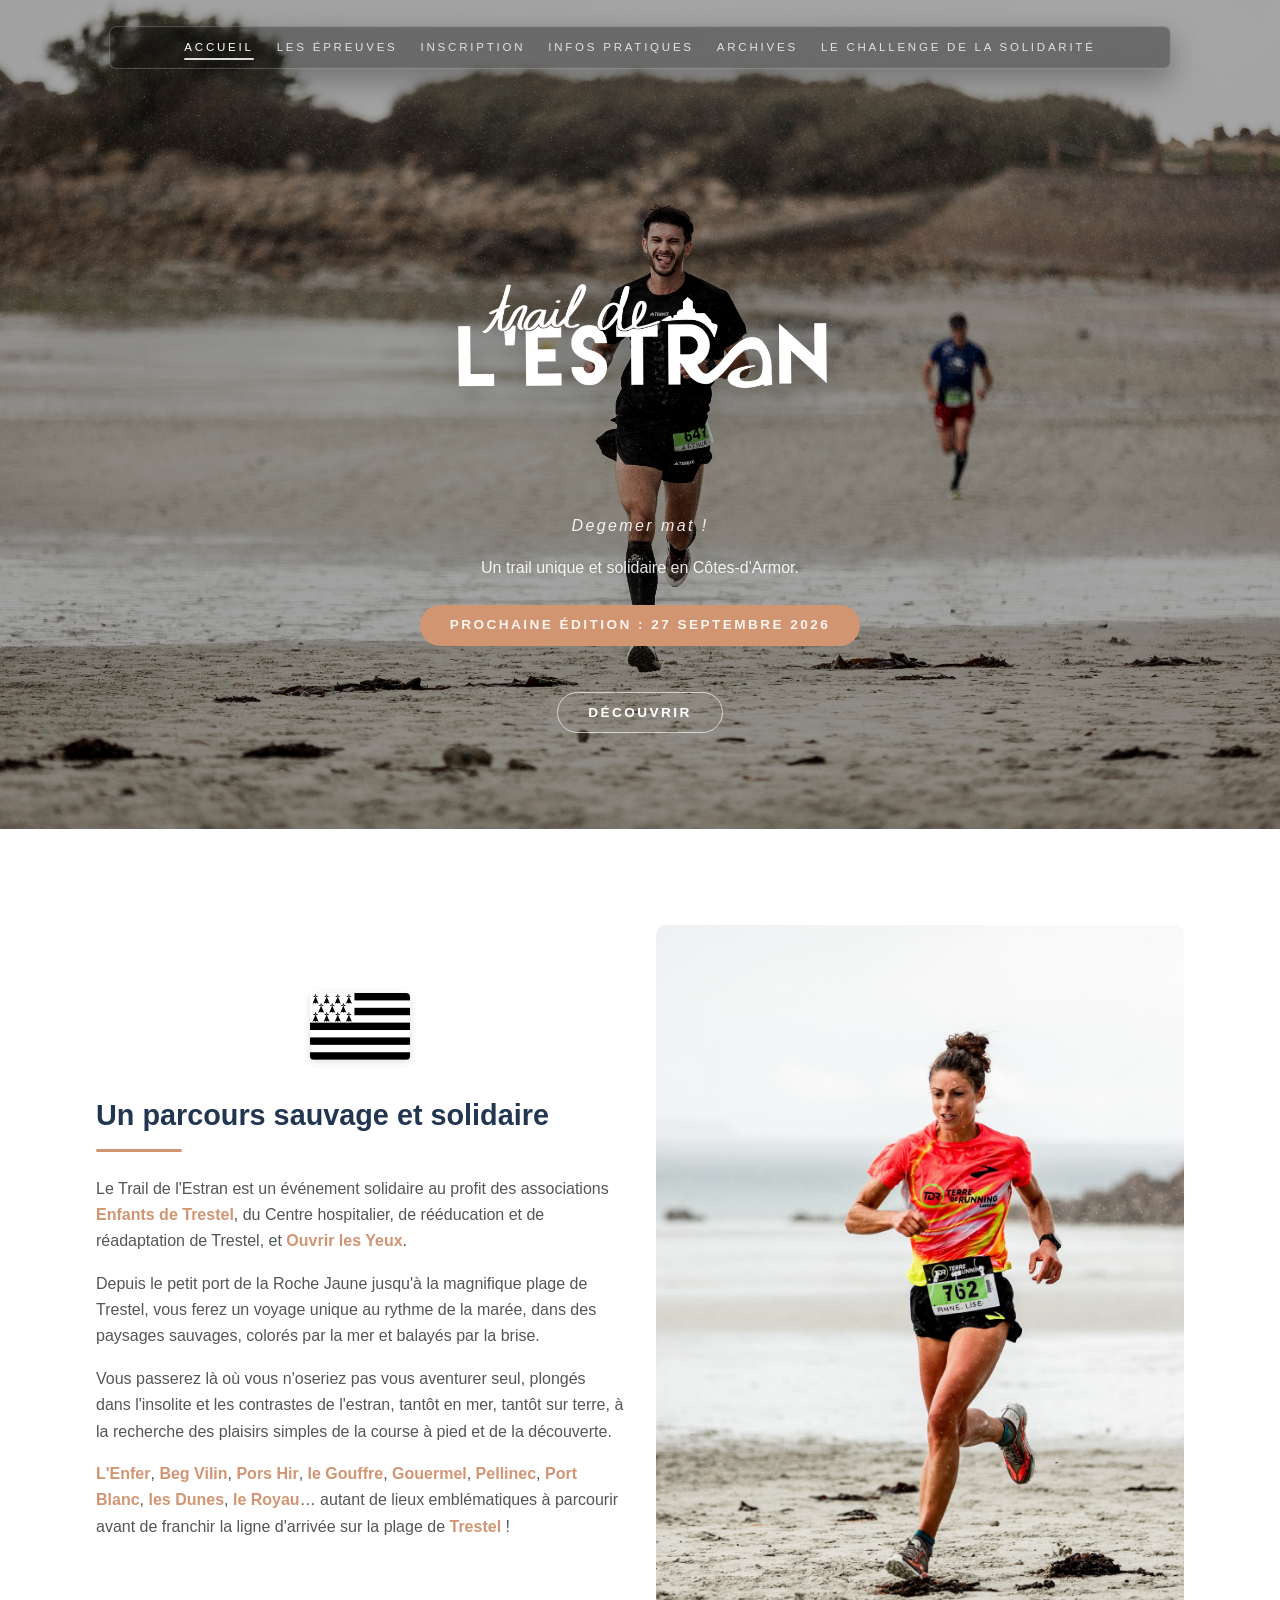
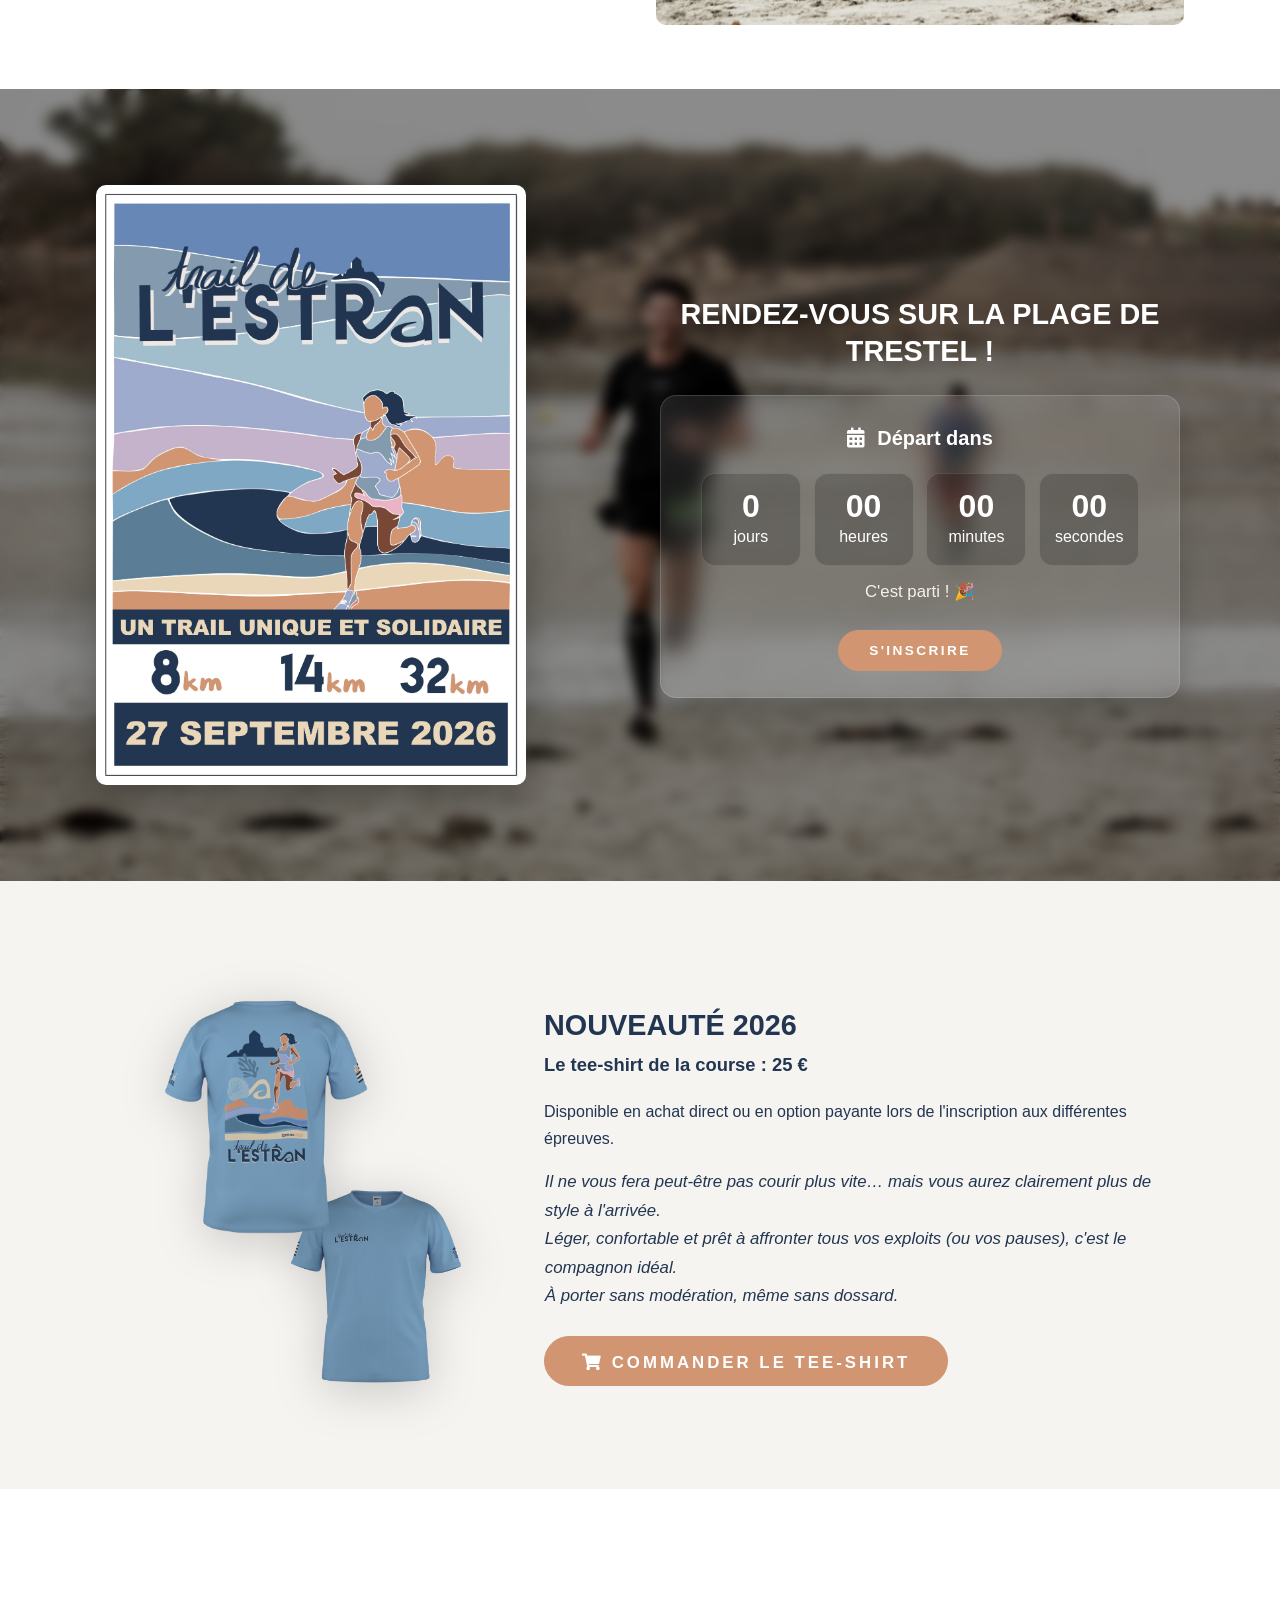
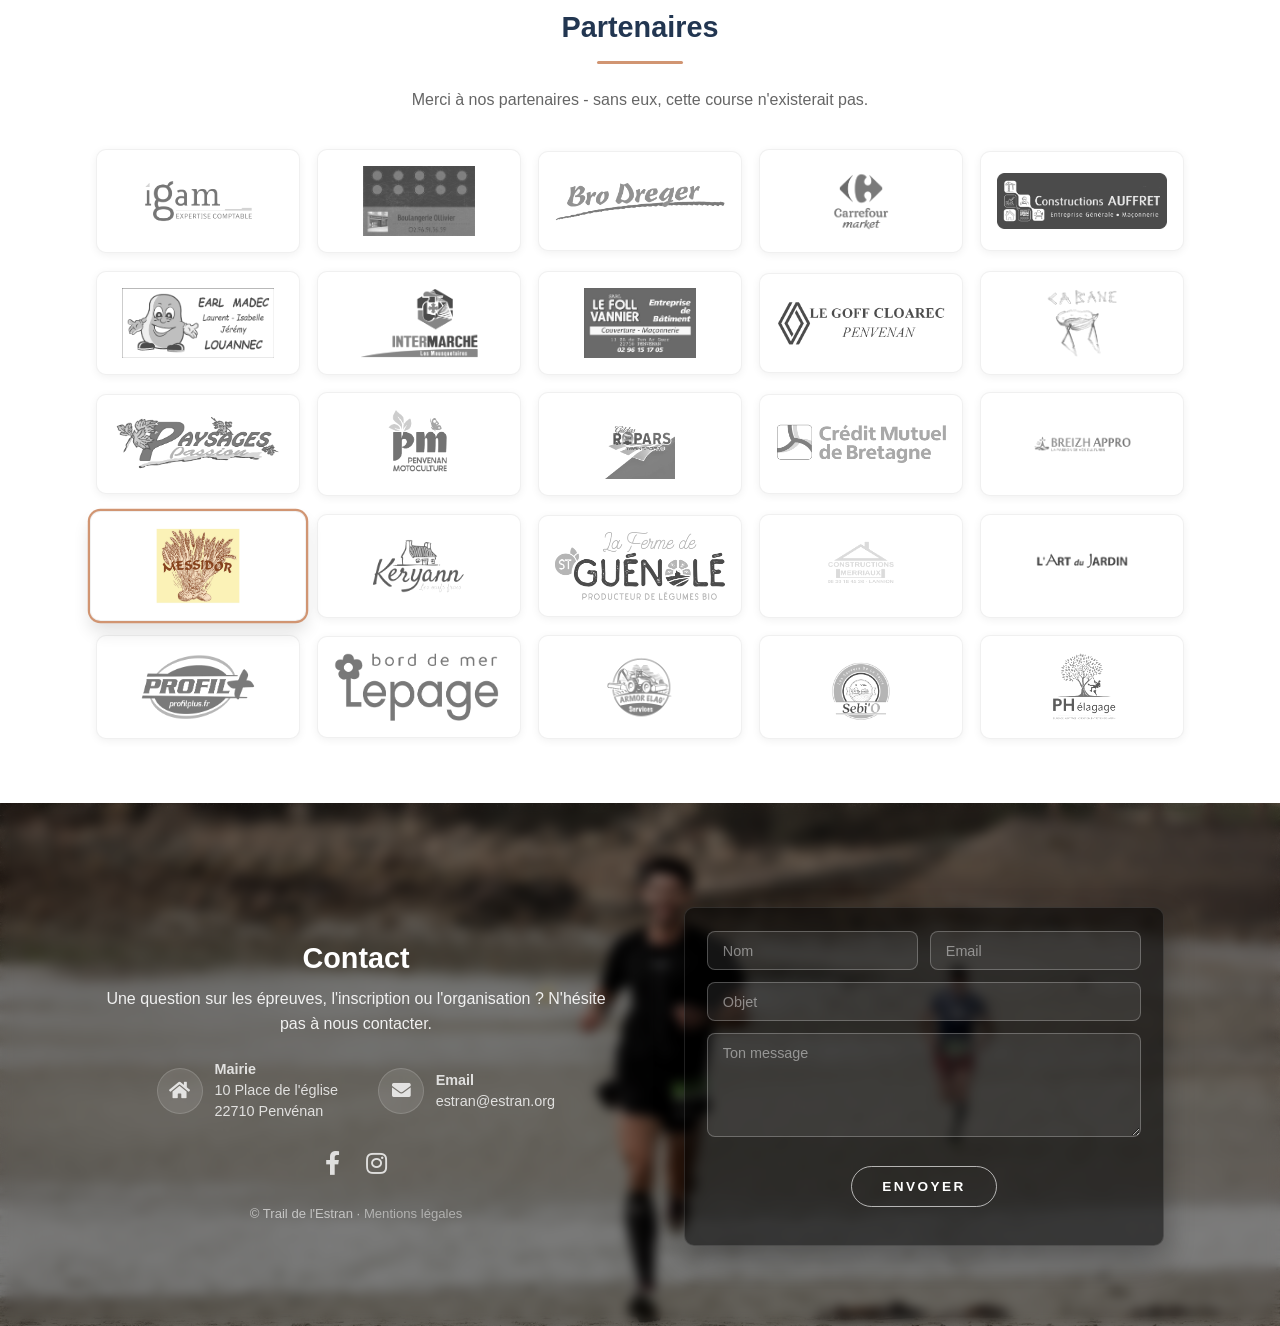
<file: index.html>
<!DOCTYPE html>
<html lang="fr">

<head>
  <meta charset="utf-8">
  <title>Trail de l'Estran (22)</title>
  <meta name="description"
    content="Le Trail de l'Estran est une course nature unique en Côtes-d'Armor, entre terre et mer, sur l'estran breton.">
  <meta name="viewport" content="width=device-width, initial-scale=1">
  <link rel="stylesheet" href="css/style.css">
</head>

<body class="is-preload" data-page="index">

  <!-- Nav (injecté par components/nav.js) -->
  <nav id="nav"></nav>

  <!-- Header -->
  <section id="header">
    <div class="inner">
      <div class="header-badge">
        <img src="images/LOGO ESTRAN.png" alt="Trail de l'Estran" class="header-logo">
      </div>
      <p style="text-align: center; font-style: italic; letter-spacing: 0.15em; opacity: 1;">Degemer mat !</p>
      <p style="text-align: center;">Un trail unique et solidaire en Côtes-d'Armor.</p>
      <p class="edition-date">
        Prochaine édition :
        <time datetime="2026-09-27">27 septembre 2026</time>
      </p>
      <ul class="actions special">
        <li><a href="#parcours" class="scrolly button">Découvrir</a></li>
      </ul>
    </div>
  </section>

  <!-- Parcours -->
  <section id="parcours" class="section-parcours">
    <div class="container">
      <div class="row">
        <div class="col-6">
          <svg xmlns="http://www.w3.org/2000/svg" xmlns:xlink="http://www.w3.org/1999/xlink" viewBox="0 0 1350 900"
            class="section-flag" aria-label="Drapeau breton" role="img">
            <rect width="1350" height="900" fill="#fff" />
            <rect x="600" width="1350" height="100" fill="#000" />
            <rect x="600" y="200" width="1350" height="100" fill="#000" />
            <rect y="400" width="1350" height="100" fill="#000" />
            <rect y="600" width="1350" height="100" fill="#000" />
            <rect y="800" width="1350" height="100" fill="#000" />
            <use xlink:href="#erm" x="-225" y="-122.5" />
            <use xlink:href="#erm" x="-75" y="-122.5" />
            <use xlink:href="#erm" x="75" y="-122.5" />
            <use xlink:href="#erm" x="225" y="-122.5" />
            <use xlink:href="#erm" x="-150" />
            <g id="erm" fill="#000">
              <use xlink:href="#s" transform="rotate(-90 300,167.5)" />
              <path id="s" d="M 300,167.5 l -9,-13.5 l 9,-22.5 l 9,22.5 z" />
              <use xlink:href="#s" transform="rotate(90 300,167.5)" />
              <path d="M 300,167.5 l 40.5,99 l -31.5,-13.5 l -9,18 l -9,-18 l -31.5,13.5 z" />
            </g>
            <use xlink:href="#erm" x="150" />
            <use xlink:href="#erm" x="-225" y="122.5" />
            <use xlink:href="#erm" x="-75" y="122.5" />
            <use xlink:href="#erm" x="75" y="122.5" />
            <use xlink:href="#erm" x="225" y="122.5" />
          </svg>
          <h2>Un parcours sauvage et solidaire</h2>
          <p>
            Le Trail de l'Estran est un événement solidaire au profit des associations
            <strong>Enfants de Trestel</strong>, du Centre hospitalier, de rééducation et de réadaptation
            de Trestel,
            et <strong>Ouvrir les Yeux</strong>.
          </p>
          <p>
            Depuis le petit port de la Roche Jaune jusqu'à la magnifique plage de Trestel, vous ferez un
            voyage unique
            au rythme de la marée, dans des paysages sauvages, colorés par la mer et balayés par la brise.
          </p>
          <p>
            Vous passerez là où vous n'oseriez pas vous aventurer seul, plongés dans l'insolite et les
            contrastes de l'estran,
            tantôt en mer, tantôt sur terre, à la recherche des plaisirs simples de la course à pied et de
            la découverte.
          </p>
          <p>
            <strong>L'Enfer</strong>, <strong>Beg Vilin</strong>, <strong>Pors Hir</strong>, <strong>le
              Gouffre</strong>,
            <strong>Gouermel</strong>, <strong>Pellinec</strong>, <strong>Port Blanc</strong>, <strong>les
              Dunes</strong>,
            <strong>le Royau</strong>… autant de lieux emblématiques à parcourir avant de franchir la ligne
            d'arrivée sur la plage de
            <strong>Trestel</strong> !
          </p>
        </div>
        <div class="col-6">
          <span class="image fit"><img src="images/0A6A7020.jpg" alt="Paysage de l'estran – Trail de l'Estran"></span>
        </div>
      </div>
    </div>
  </section>

  <!-- Événement / Countdown -->
  <section id="event" class="section-event">
    <div class="container">
      <div class="row">
        <div class="col-6">
          <span class="image affiche">
            <img src="images/affiche.jpg" alt="Affiche du Trail de l'Estran">
          </span>
        </div>
        <div class="col-6 center-event">
          <h2 style="text-transform: uppercase;">Rendez-vous sur la plage de Trestel !</h2>
          <div class="countdown-card">
            <p class="countdown-kicker">
              <span class="icon solid fa-calendar"></span>
              Départ dans
            </p>
            <div id="countdown" class="countdown">
              <div class="unit"><span class="num" id="cd-days">--</span><span class="label">jours</span></div>
              <div class="unit"><span class="num" id="cd-hours">--</span><span class="label">heures</span></div>
              <div class="unit"><span class="num" id="cd-mins">--</span><span class="label">minutes</span></div>
              <div class="unit"><span class="num" id="cd-secs">--</span><span class="label">secondes</span></div>
            </div>
            <p class="countdown-note" id="countdown-note">Prépare tes chaussures 👟</p>
            <ul class="actions">
              <li>
                <a href="https://estran.adeorun.com/" class="button primary" target="_blank" rel="noopener">
                  S'inscrire
                </a>
              </li>
            </ul>
          </div>
        </div>
      </div>
    </div>
  </section>

  <!-- Tee-shirt -->
  <section id="tshirt" class="section-tshirt">
    <div class="container">
      <div class="tshirt-layout">
        <div class="tshirt-images">
          <img src="images/Trail_Estran_Tshirt_Back.png" alt="Tee-shirt Trail de l'Estran – Face arrière"
            class="tshirt-img tshirt-front">
          <img src="images/Trail_Estran_Tshirt_Front.png" alt="Tee-shirt Trail de l'Estran – Face avant"
            class="tshirt-img tshirt-back">
        </div>
        <div class="tshirt-info">
          <h2>Nouveauté 2026</h2>
          <p class="tshirt-subtitle">Le tee-shirt de la course : 25&nbsp;€</p>
          <p>
            Disponible en achat direct ou en option payante lors de l'inscription
            aux différentes épreuves.
          </p>
          <p class="tshirt-pitch">
            Il ne vous fera peut-être pas courir plus vite… mais vous aurez clairement
            plus de style à l'arrivée.<br>
            Léger, confortable et prêt à affronter tous vos exploits (ou vos pauses),
            c'est le compagnon idéal.<br>
            À porter sans modération, même sans dossard.
          </p>
          <a href="https://estran.adeorun.com/" class="button primary" target="_blank" rel="noopener">
            <span class="icon solid fa-shopping-cart"></span> Commander le tee-shirt
          </a>
        </div>
      </div>
    </div>
  </section>

  <!-- Partenaires -->
  <section id="partenaires" class="section-partenaires">
    <div class="container">
      <h2>Partenaires</h2>
      <p class="partners-intro">
        Merci à nos partenaires - sans eux, cette course n'existerait pas.
      </p>
      <div class="partners-grid" id="partners-grid">
        <a class="partner" aria-label="Partenaire 1"><img src="images/logos_partenaires/logo_01.jpg" alt="Partenaire 1"
            loading="lazy"></a>
        <a class="partner" aria-label="Partenaire 2"><img src="images/logos_partenaires/logo_02.jpg" alt="Partenaire 2"
            loading="lazy"></a>
        <a class="partner" aria-label="Partenaire 3"><img src="images/logos_partenaires/logo_03.jpg" alt="Partenaire 3"
            loading="lazy"></a>
        <a class="partner" aria-label="Partenaire 4"><img src="images/logos_partenaires/logo_04.jpg" alt="Partenaire 4"
            loading="lazy"></a>
        <a class="partner" aria-label="Partenaire 5"><img src="images/logos_partenaires/logo_05.jpg" alt="Partenaire 5"
            loading="lazy"></a>
        <a class="partner" aria-label="Partenaire 6"><img src="images/logos_partenaires/logo_06.jpg" alt="Partenaire 6"
            loading="lazy"></a>
        <a class="partner" aria-label="Partenaire 7"><img src="images/logos_partenaires/logo_07.jpg" alt="Partenaire 7"
            loading="lazy"></a>
        <a class="partner" aria-label="Partenaire 8"><img src="images/logos_partenaires/logo_08.jpg" alt="Partenaire 8"
            loading="lazy"></a>
        <a class="partner" aria-label="Partenaire 9"><img src="images/logos_partenaires/logo_09.jpg" alt="Partenaire 9"
            loading="lazy"></a>
        <a class="partner" aria-label="Partenaire 10"><img src="images/logos_partenaires/logo_10.jpg"
            alt="Partenaire 10" loading="lazy"></a>
        <a class="partner" aria-label="Partenaire 11"><img src="images/logos_partenaires/logo_11.jpg"
            alt="Partenaire 11" loading="lazy"></a>
        <a class="partner" aria-label="Partenaire 12"><img src="images/logos_partenaires/logo_12.jpg"
            alt="Partenaire 12" loading="lazy"></a>
        <a class="partner" aria-label="Partenaire 13"><img src="images/logos_partenaires/logo_13.jpg"
            alt="Partenaire 13" loading="lazy"></a>
        <a class="partner" aria-label="Partenaire 14"><img src="images/logos_partenaires/logo_14.jpg"
            alt="Partenaire 14" loading="lazy"></a>
        <a class="partner" aria-label="Partenaire 15"><img src="images/logos_partenaires/logo_15.jpg"
            alt="Partenaire 15" loading="lazy"></a>
        <a class="partner" aria-label="Partenaire 16"><img src="images/logos_partenaires/logo_16.jpg"
            alt="Partenaire 16" loading="lazy"></a>
        <a class="partner" aria-label="Partenaire 17"><img src="images/logos_partenaires/logo_17.jpg"
            alt="Partenaire 17" loading="lazy"></a>
        <a class="partner" aria-label="Partenaire 18"><img src="images/logos_partenaires/logo_18.jpg"
            alt="Partenaire 18" loading="lazy"></a>
        <a class="partner" aria-label="Partenaire 19"><img src="images/logos_partenaires/logo_19.jpg"
            alt="Partenaire 19" loading="lazy"></a>
        <a class="partner" aria-label="Partenaire 20"><img src="images/logos_partenaires/logo_20.jpg"
            alt="Partenaire 20" loading="lazy"></a>
        <a class="partner" aria-label="Partenaire 21"><img src="images/logos_partenaires/logo_21.jpg"
            alt="Partenaire 21" loading="lazy"></a>
        <a class="partner" aria-label="Partenaire 22"><img src="images/logos_partenaires/logo_22.jpg"
            alt="Partenaire 22" loading="lazy"></a>
        <a class="partner" aria-label="Partenaire 23"><img src="images/logos_partenaires/logo_23.jpg"
            alt="Partenaire 23" loading="lazy"></a>
        <a class="partner" aria-label="Partenaire 24"><img src="images/logos_partenaires/logo_24.jpg"
            alt="Partenaire 24" loading="lazy"></a>
        <a class="partner" aria-label="Partenaire 25"><img src="images/logos_partenaires/logo_25.jpg"
            alt="Partenaire 25" loading="lazy"></a>
      </div>
    </div>
  </section>

  <!-- Footer (injecté par components/footer.js) -->
  <section id="footer"></section>

  <!-- Scripts -->
  <script src="components/nav.js"></script>
  <script src="components/footer.js"></script>
  <script src="js/site.js"></script>

</body>

</html>
</file>
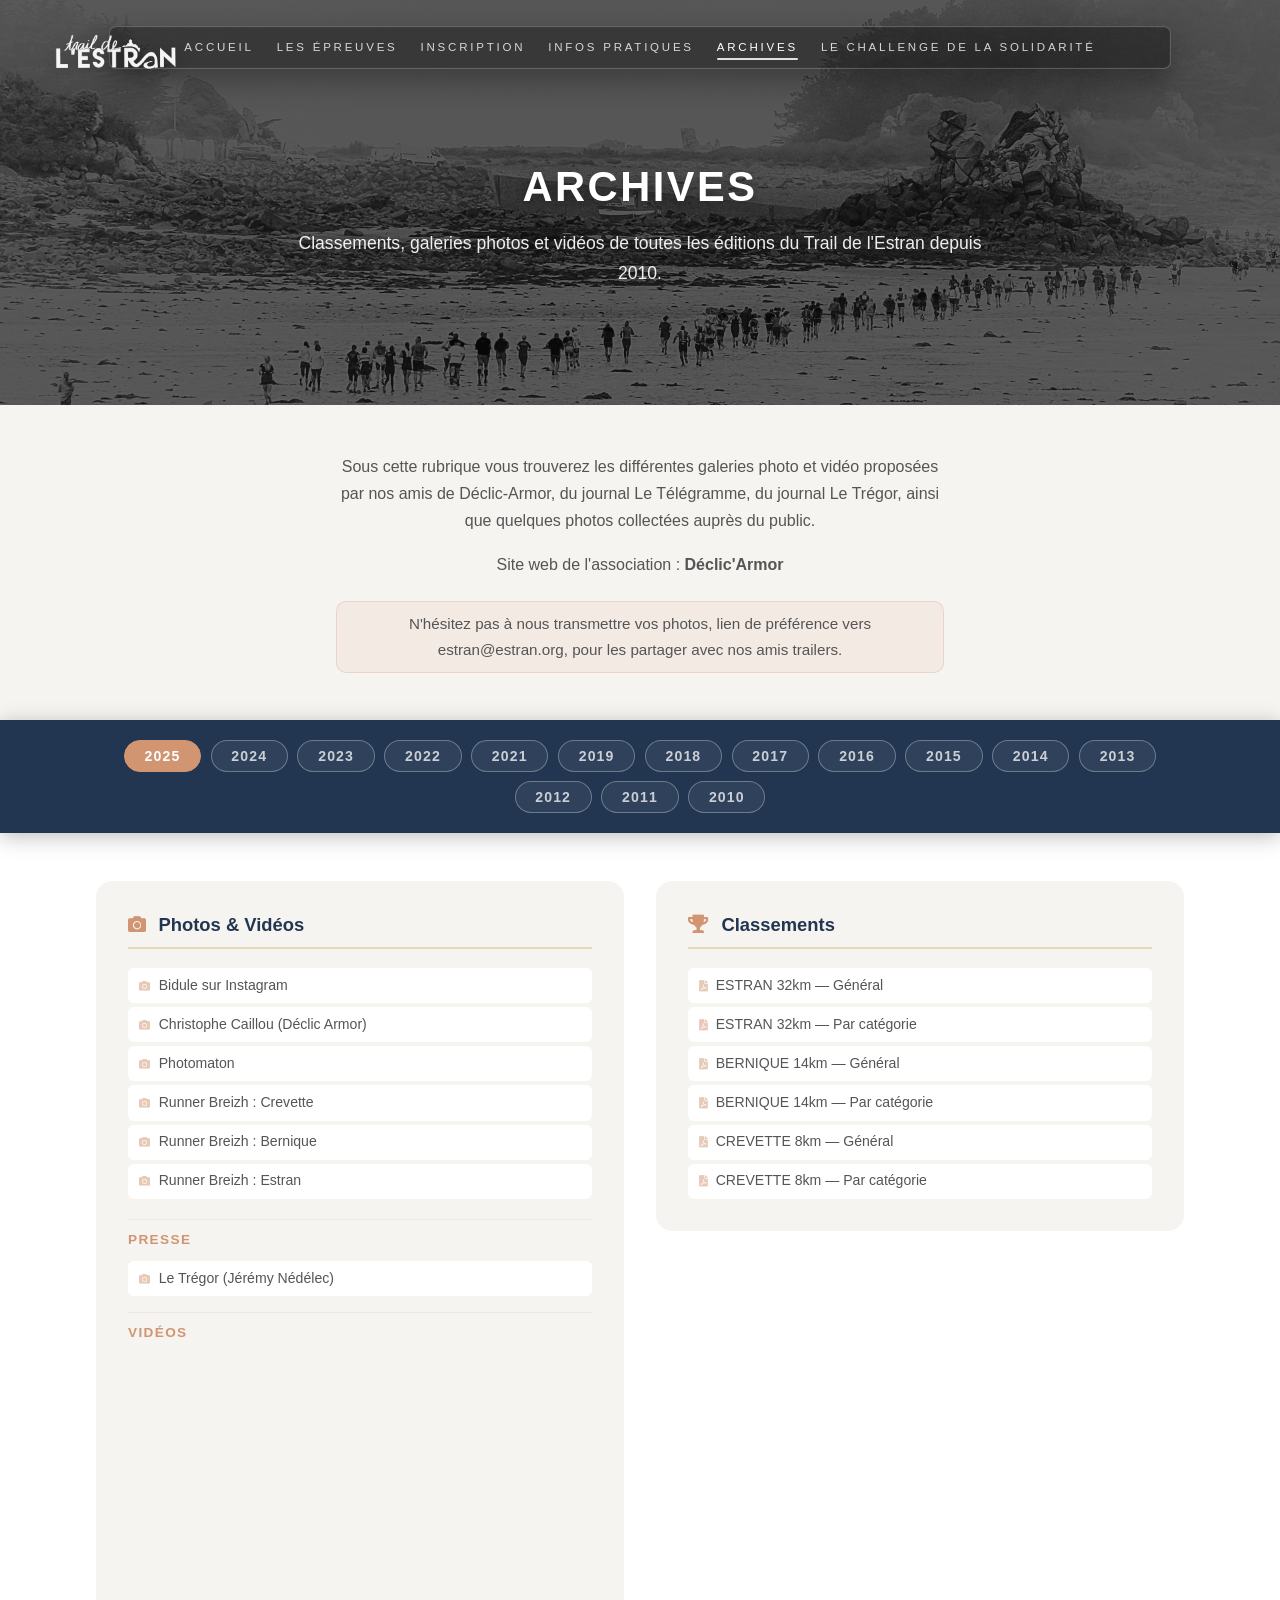
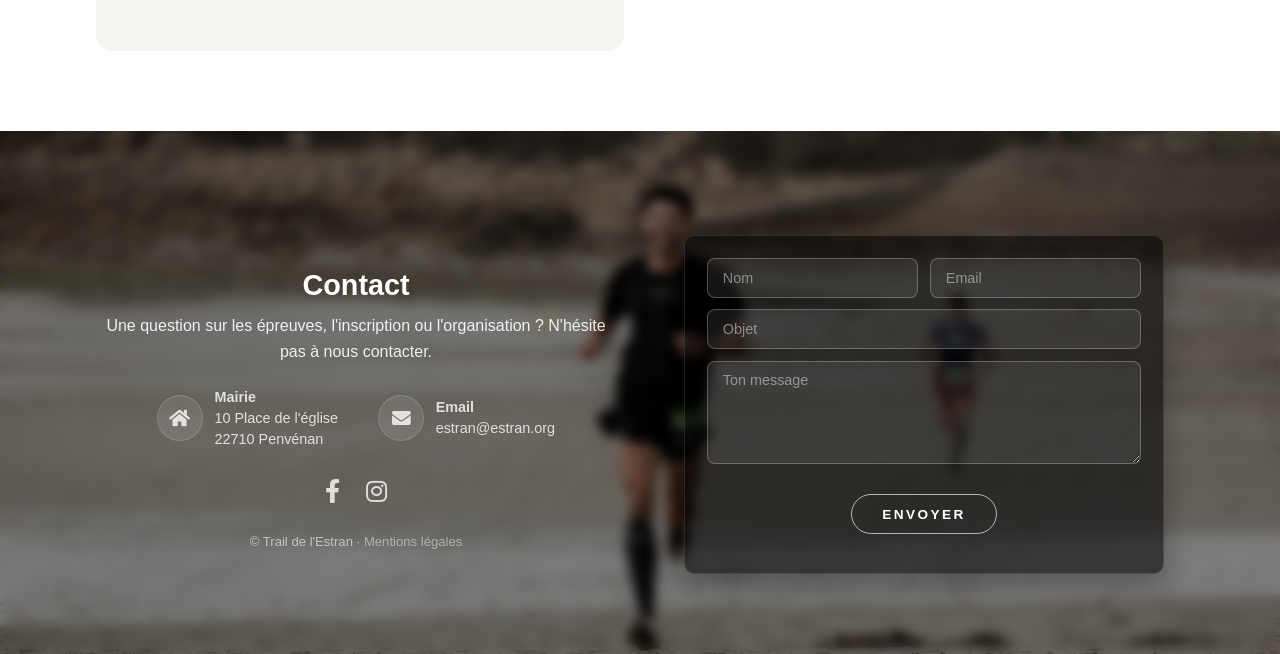
<file: archives.html>
<!DOCTYPE html>
<html lang="fr">

<head>
    <meta charset="utf-8">
    <title>Archives — Trail de l'Estran</title>
    <meta name="description"
        content="Archives du Trail de l'Estran : classements, galeries photos et vidéos de toutes les éditions depuis 2010.">
    <meta name="viewport" content="width=device-width, initial-scale=1">
    <link rel="stylesheet" href="css/style.css">
</head>

<body class="is-preload" data-page="archives">

    <!-- Nav -->
    <nav id="nav"></nav>
    <a href="index.html" class="page-logo-link">
        <img src="images/LOGO ESTRAN.png" alt="Accueil – Trail de l'Estran" class="page-logo">
    </a>
    <!-- Hero -->
    <section id="top" class="page-hero">
        <div class="inner">
            <h1>Archives</h1>
            <p>
                Classements, galeries photos et vidéos de toutes les éditions
                du Trail de l'Estran depuis 2010.
            </p>
        </div>
    </section>


    <!-- Intro galerie -->
    <section class="archives-intro">
        <div class="container">
            <p>
                Sous cette rubrique vous trouverez les différentes galeries photo et vidéo
                proposées par nos amis de Déclic-Armor, du journal Le Télégramme,
                du journal Le Trégor, ainsi que quelques photos collectées auprès du public.
            </p>
            <p>
                Site web de l'association :
                <a href="https://www.declic-armor.fr" target="_blank" rel="noopener"><strong>Déclic'Armor</strong></a>
            </p>
            <p class="archives-callout">
                N'hésitez pas à nous transmettre vos photos, lien de préférence vers
                <a href="mailto:estran@estran.org">estran@estran.org</a>,
                pour les partager avec nos amis trailers.
            </p>
        </div>
    </section>


    <!-- Sélecteur d'années + contenu -->
    <div class="archives-years-bar">
        <div class="container">
            <div id="year-tabs" class="archives-years"></div>
        </div>
    </div>

    <section class="archives-content">
        <div class="container">
            <div id="archives-panel"></div>
        </div>
    </section>


    <!-- Footer -->
    <section id="footer"></section>

    <!-- Scripts -->
    <script src="components/nav.js"></script>
    <script src="components/footer.js"></script>
    <script src="js/site.js"></script>
    <script src="js/archives.js"></script>

</body>

</html>
</file>
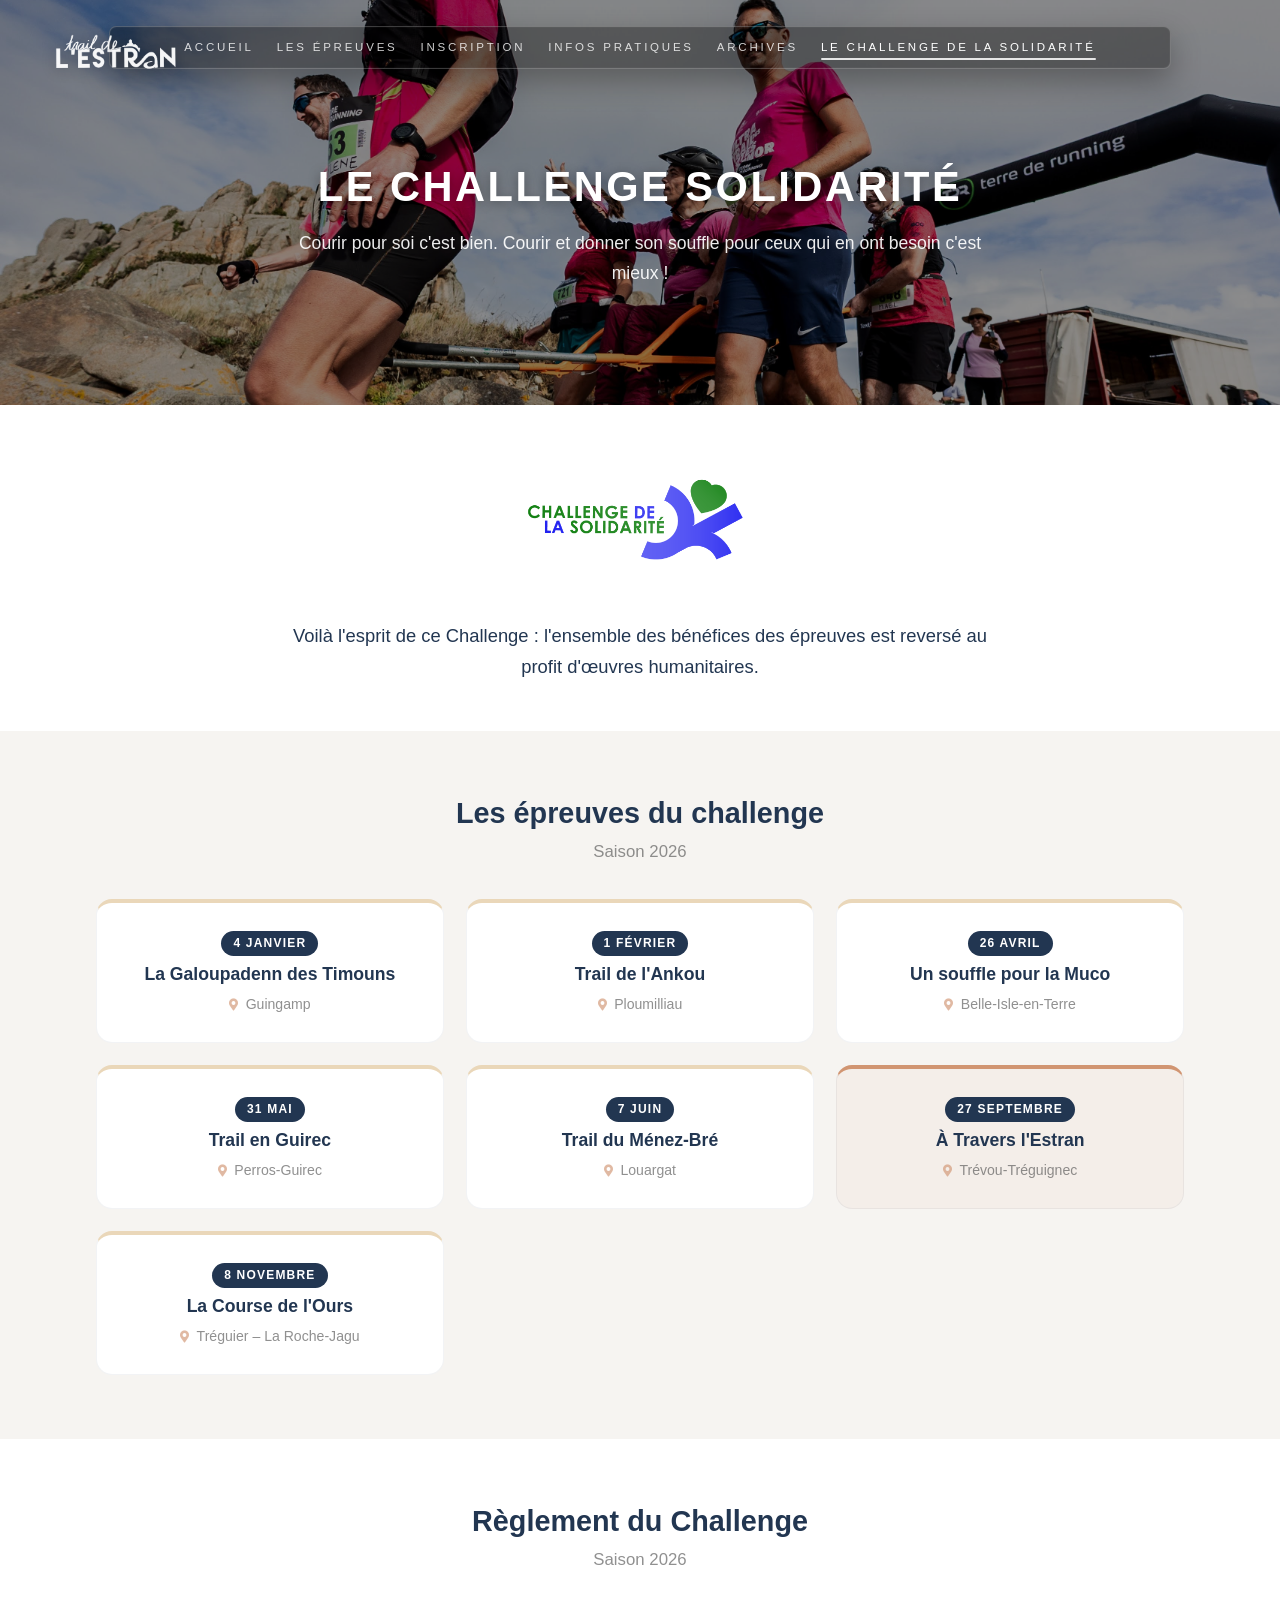
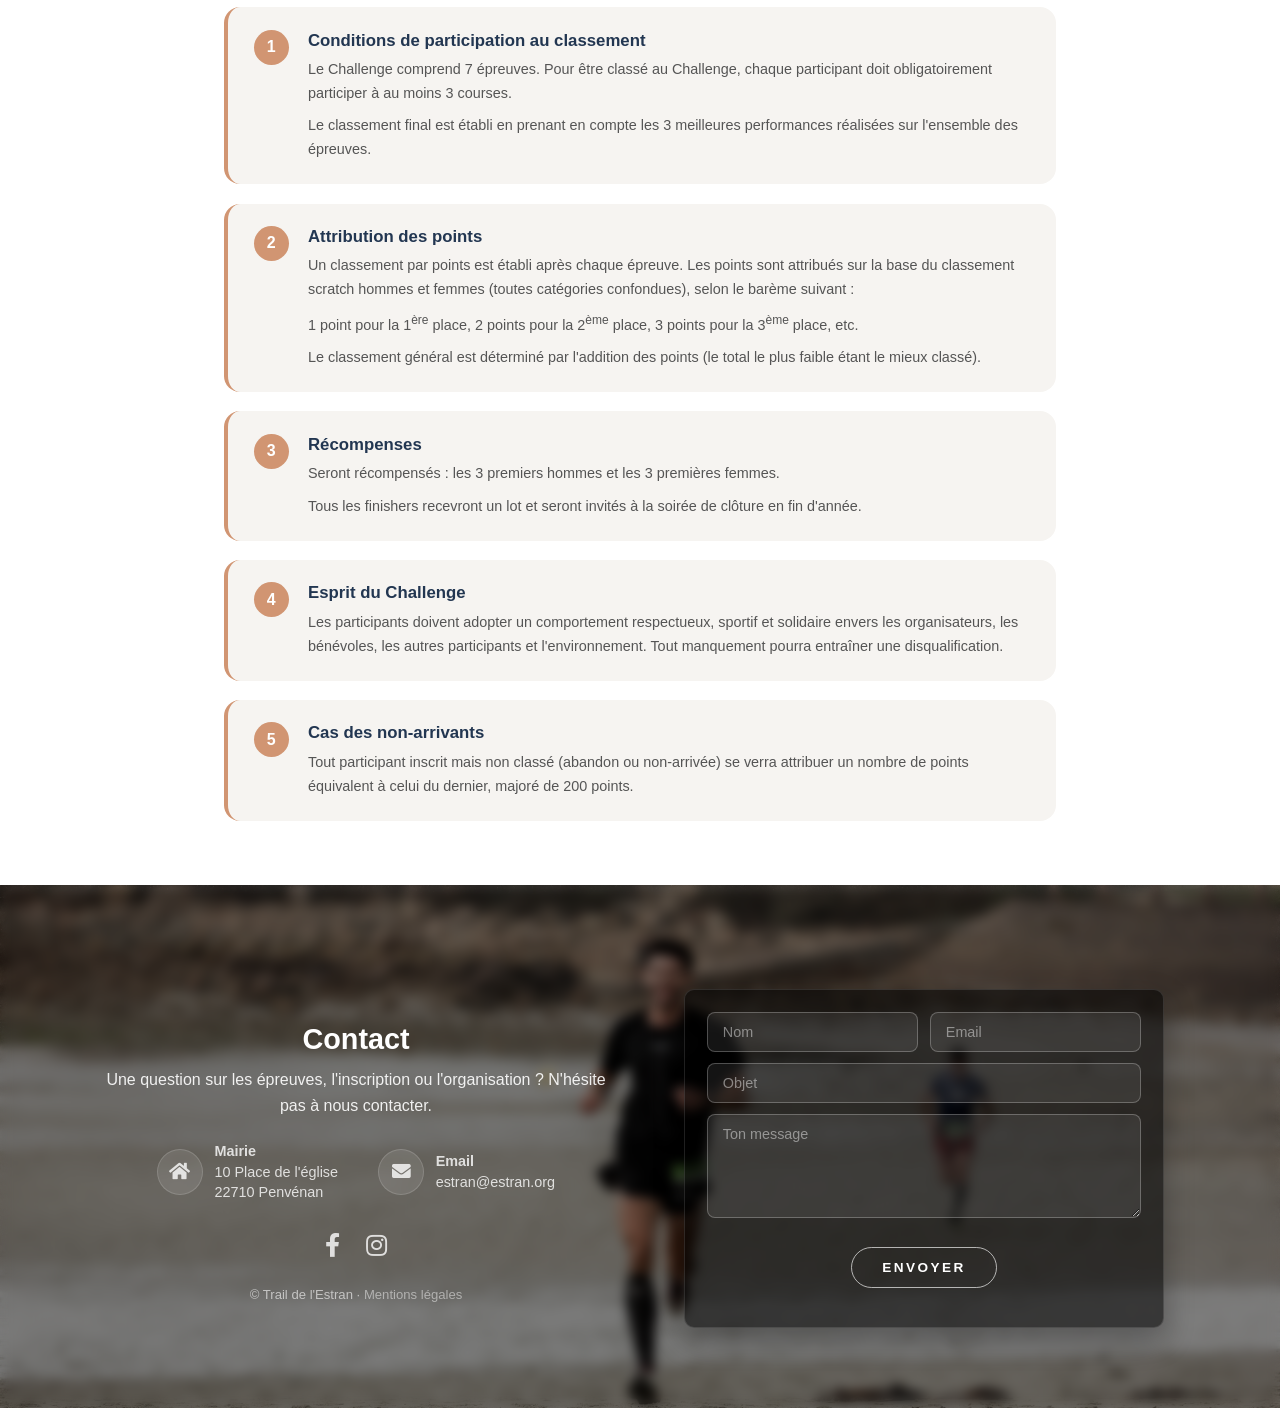
<file: challenge.html>
<!DOCTYPE html>
<html lang="fr">

<head>
    <meta charset="utf-8">
    <title>Le Challenge Solidarité — Trail de l'Estran</title>
    <meta name="description"
        content="Le Challenge de la Solidarité : courir et donner son souffle pour ceux qui en ont besoin.">
    <meta name="viewport" content="width=device-width, initial-scale=1">
    <link rel="stylesheet" href="css/style.css">
</head>

<body class="is-preload" data-page="solidarite">

    <nav id="nav"></nav>
    <a href="index.html" class="page-logo-link">
        <img src="images/LOGO ESTRAN.png" alt="Accueil – Trail de l'Estran" class="page-logo">
    </a>
    <!-- Hero -->
    <section id="top" class="page-hero">
        <div class="inner">
            <h1>Le Challenge Solidarité</h1>
            <p>
                Courir pour soi c'est bien. Courir et donner son souffle
                pour ceux qui en ont besoin c'est mieux&nbsp;!
            </p>
        </div>
    </section>

    <!-- Intro -->
    <section class="solida-intro">
        <div class="container">
            <div class="solida-logo-wrap">
                <img src="images/Challenge-Solidarité.png" alt="Logo Challenge Solidarité" class="solida-logo">
            </div>
            <p class="solida-catchphrase">
                Voilà l'esprit de ce Challenge&nbsp;: l'ensemble des bénéfices des épreuves
                est reversé au profit d'œuvres humanitaires.
            </p>
        </div>
    </section>

    <!-- Les épreuves -->
    <section class="solida-section solida-section-alt" id="epreuves-challenge">
        <div class="container">
            <h2 class="section-title">Les épreuves du challenge</h2>
            <p class="section-subtitle">Saison 2026</p>

            <div class="solida-events-grid">

                <a href="http://www.solidaritepourlestimouns.sitew.fr/" target="_blank" rel="noopener"
                    class="solida-event-card">
                    <span class="solida-event-date">4 janvier</span>
                    <h3>La Galoupadenn des Timouns</h3>
                    <p class="solida-event-lieu"><span class="icon solid fa-map-marker-alt"></span> Guingamp</p>
                </a>

                <a href="https://trail-de-lankou.adeorun.com/" target="_blank" rel="noopener" class="solida-event-card">
                    <span class="solida-event-date">1 février</span>
                    <h3>Trail de l'Ankou</h3>
                    <p class="solida-event-lieu"><span class="icon solid fa-map-marker-alt"></span> Ploumilliau</p>
                </a>

                <a href="https://un-souffle-pour-la-muco.adeorun.com/" target="_blank" rel="noopener"
                    class="solida-event-card">
                    <span class="solida-event-date">26 avril</span>
                    <h3>Un souffle pour la Muco</h3>
                    <p class="solida-event-lieu"><span class="icon solid fa-map-marker-alt"></span>
                        Belle-Isle-en-Terre
                    </p>
                </a>

                <a href="https://www.klikego.com/inscription/trail-en-guirec-2026/running-course-a-pied/1696301742328-5"
                    target="_blank" rel="noopener" class="solida-event-card">
                    <span class="solida-event-date">31 mai</span>
                    <h3>Trail en Guirec</h3>
                    <p class="solida-event-lieu"><span class="icon solid fa-map-marker-alt"></span> Perros-Guirec
                    </p>
                </a>

                <a href="https://trail-du-menez-bre.adeorun.com/" target="_blank" rel="noopener"
                    class="solida-event-card">
                    <span class="solida-event-date">7 juin</span>
                    <h3>Trail du Ménez-Bré</h3>
                    <p class="solida-event-lieu"><span class="icon solid fa-map-marker-alt"></span> Louargat</p>
                </a>

                <a href="epreuves.html" class="solida-event-card solida-event-estran">
                    <span class="solida-event-date">27 septembre</span>
                    <h3>À Travers l'Estran</h3>
                    <p class="solida-event-lieu"><span class="icon solid fa-map-marker-alt"></span>
                        Trévou-Tréguignec
                    </p>
                </a>

                <a href="https://lacoursedelours.adeorun.com/" target="_blank" rel="noopener" class="solida-event-card">
                    <span class="solida-event-date">8 novembre</span>
                    <h3>La Course de l'Ours</h3>
                    <p class="solida-event-lieu"><span class="icon solid fa-map-marker-alt"></span> Tréguier – La
                        Roche-Jagu</p>
                </a>

            </div>
        </div>
    </section>

    <!-- Règlement -->
    <section class="solida-section solida-reglement">
        <div class="container">
            <h2 class="section-title">Règlement du Challenge</h2>
            <p class="section-subtitle">Saison 2026</p>

            <div class="solida-rules">

                <div class="solida-rule">
                    <span class="solida-rule-num">1</span>
                    <div>
                        <h4>Conditions de participation au classement</h4>
                        <p>
                            Le Challenge comprend 7 épreuves.
                            Pour être classé au Challenge, chaque participant doit obligatoirement
                            participer à au moins 3 courses.
                        </p>
                        <p>
                            Le classement final est établi en prenant en compte les 3 meilleures
                            performances réalisées sur l'ensemble des épreuves.
                        </p>
                    </div>
                </div>

                <div class="solida-rule">
                    <span class="solida-rule-num">2</span>
                    <div>
                        <h4>Attribution des points</h4>
                        <p>
                            Un classement par points est établi après chaque épreuve.
                            Les points sont attribués sur la base du classement scratch hommes et femmes
                            (toutes catégories confondues), selon le barème suivant&nbsp;:
                        </p>
                        <p>
                            1 point pour la 1<sup>ère</sup> place,
                            2 points pour la 2<sup>ème</sup> place,
                            3 points pour la 3<sup>ème</sup> place, etc.
                        </p>
                        <p>
                            Le classement général est déterminé par l'addition des points
                            (le total le plus faible étant le mieux classé).
                        </p>
                    </div>
                </div>

                <div class="solida-rule">
                    <span class="solida-rule-num">3</span>
                    <div>
                        <h4>Récompenses</h4>
                        <p>
                            Seront récompensés&nbsp;: les 3 premiers hommes et les 3 premières femmes.
                        </p>
                        <p>
                            Tous les finishers recevront un lot et seront invités à la soirée
                            de clôture en fin d'année.
                        </p>
                    </div>
                </div>

                <div class="solida-rule">
                    <span class="solida-rule-num">4</span>
                    <div>
                        <h4>Esprit du Challenge</h4>
                        <p>
                            Les participants doivent adopter un comportement respectueux, sportif et
                            solidaire envers les organisateurs, les bénévoles, les autres participants
                            et l'environnement. Tout manquement pourra entraîner une disqualification.
                        </p>
                    </div>
                </div>

                <div class="solida-rule">
                    <span class="solida-rule-num">5</span>
                    <div>
                        <h4>Cas des non-arrivants</h4>
                        <p>
                            Tout participant inscrit mais non classé (abandon ou non-arrivée) se verra
                            attribuer un nombre de points équivalent à celui du dernier, majoré de 200 points.
                        </p>
                    </div>
                </div>

            </div>
        </div>
    </section>

    <section id="footer"></section>

    <script src="components/nav.js"></script>
    <script src="components/footer.js"></script>
    <script src="js/site.js"></script>

</body>

</html>
</file>
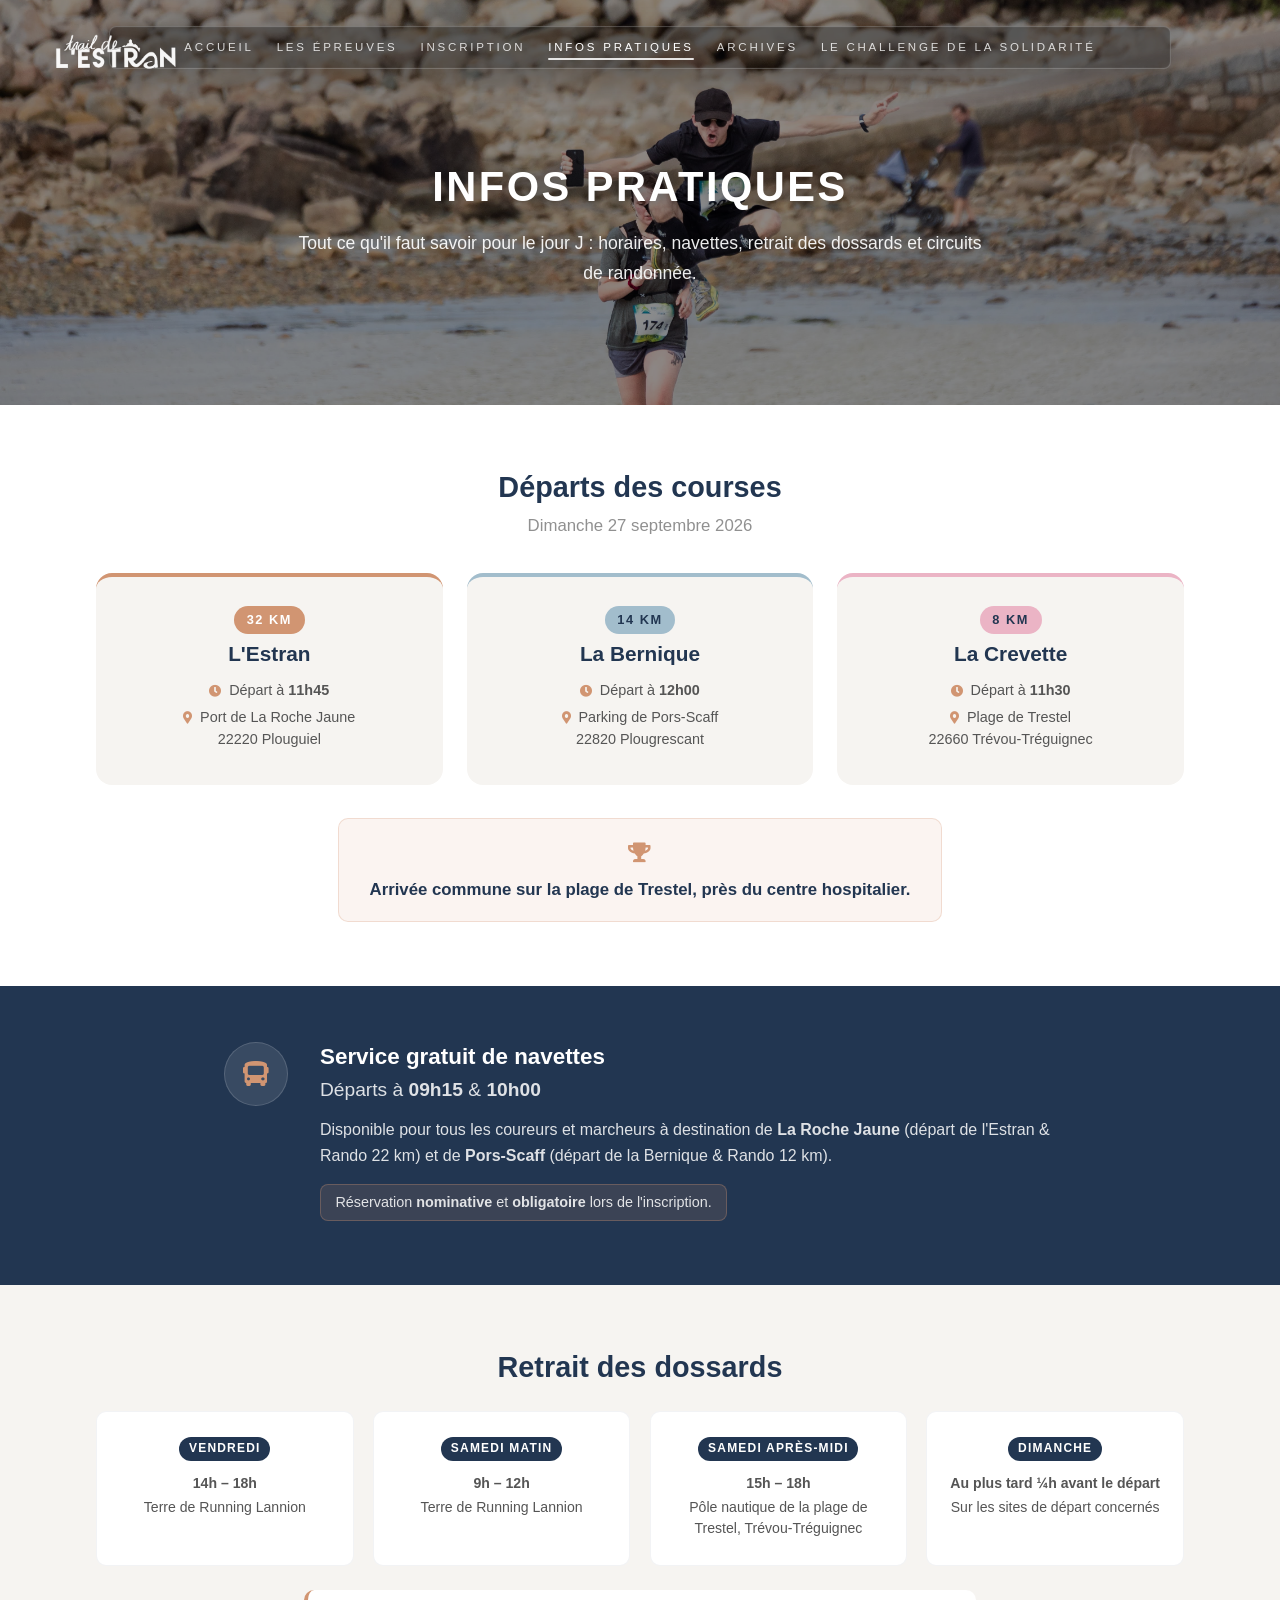
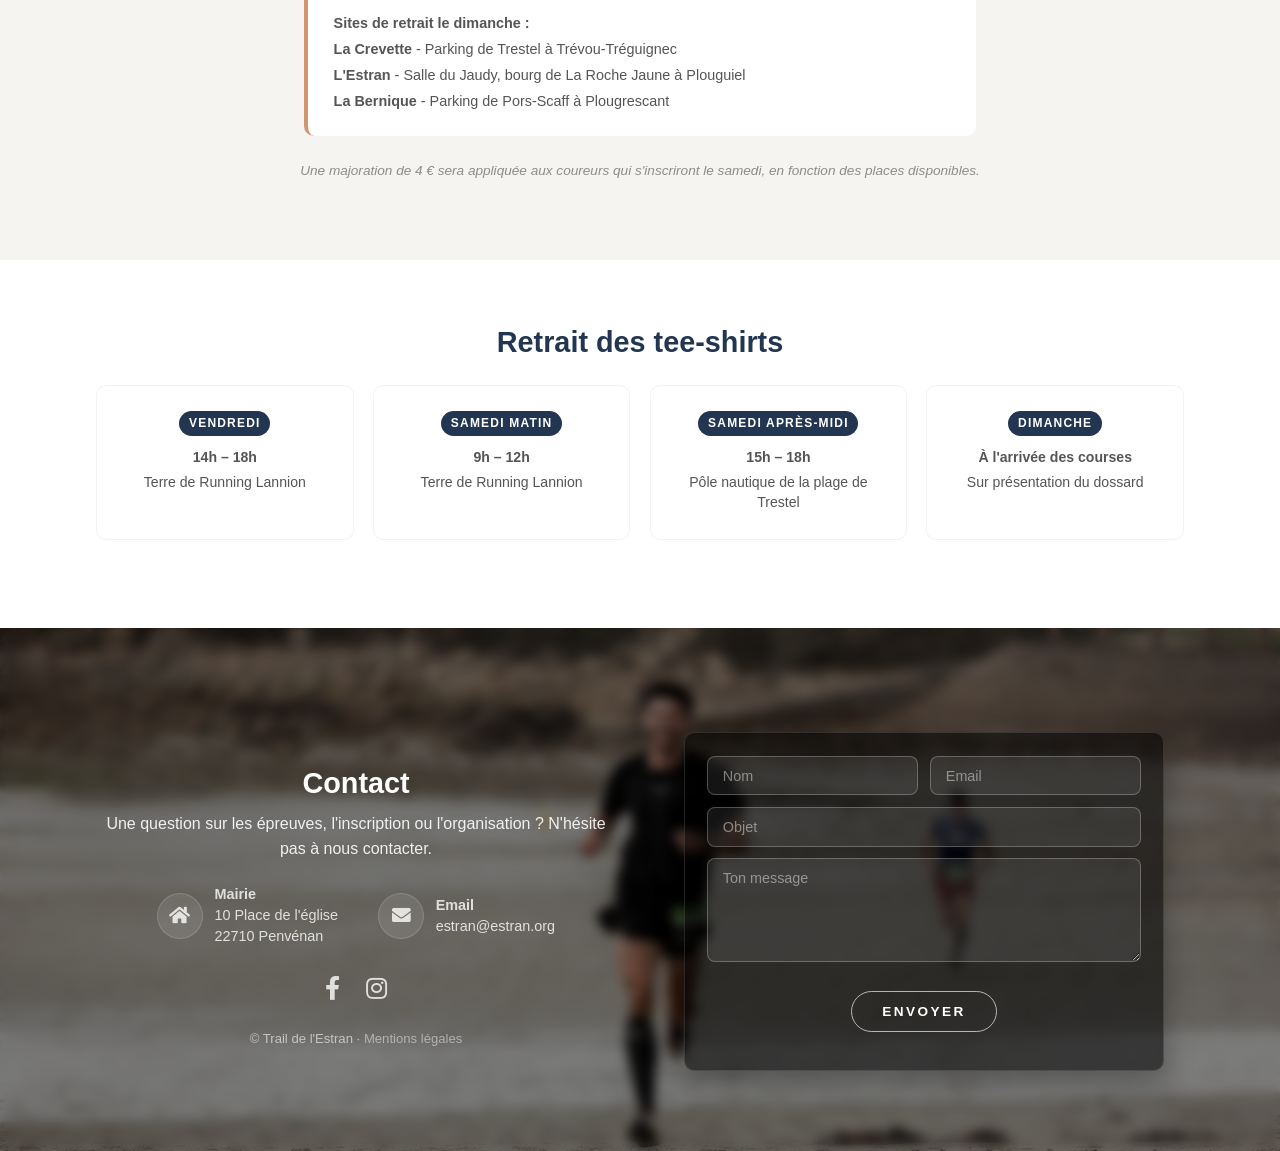
<file: infos.html>
<!DOCTYPE html>
<html lang="fr">

<head>
    <meta charset="utf-8">
    <title>Infos pratiques — Trail de l'Estran</title>
    <meta name="description"
        content="Infos pratiques du Trail de l'Estran : horaires, retrait des dossards, navettes, randonnées.">
    <meta name="viewport" content="width=device-width, initial-scale=1">
    <link rel="stylesheet" href="css/style.css">
</head>

<body class="is-preload" data-page="infos">

    <!-- Nav -->
    <nav id="nav"></nav>
    <a href="index.html" class="page-logo-link">
        <img src="images/LOGO ESTRAN.png" alt="Accueil – Trail de l'Estran" class="page-logo">
    </a>

    <!-- Hero -->
    <section id="top" class="page-hero">
        <div class="inner">
            <h1>Infos pratiques</h1>
            <p>
                Tout ce qu'il faut savoir pour le jour J&nbsp;: horaires, navettes,
                retrait des dossards et circuits de randonnée.
            </p>
        </div>
    </section>


    <!-- Départs -->
    <section class="infos-section">
        <div class="container">
            <h2 class="section-title">Départs des courses</h2>
            <p class="section-subtitle">Dimanche 27 septembre 2026</p>

            <div class="infos-race-grid">
                <div class="infos-race-card infos-estran">
                    <span class="infos-race-badge">32 km</span>
                    <h3>L'Estran</h3>
                    <p class="infos-race-detail">
                        <span class="icon solid fa-clock"></span> Départ à <strong>11h45</strong>
                    </p>
                    <p class="infos-race-detail">
                        <span class="icon solid fa-map-marker-alt"></span> Port de La Roche Jaune<br>
                        <span class="infos-address">22220 Plouguiel</span>
                    </p>
                </div>

                <div class="infos-race-card infos-bernique">
                    <span class="infos-race-badge">14 km</span>
                    <h3>La Bernique</h3>
                    <p class="infos-race-detail">
                        <span class="icon solid fa-clock"></span> Départ à <strong>12h00</strong>
                    </p>
                    <p class="infos-race-detail">
                        <span class="icon solid fa-map-marker-alt"></span> Parking de Pors-Scaff<br>
                        <span class="infos-address">22820 Plougrescant</span>
                    </p>
                </div>

                <div class="infos-race-card infos-crevette">
                    <span class="infos-race-badge">8 km</span>
                    <h3>La Crevette</h3>
                    <p class="infos-race-detail">
                        <span class="icon solid fa-clock"></span> Départ à <strong>11h30</strong>
                    </p>
                    <p class="infos-race-detail">
                        <span class="icon solid fa-map-marker-alt"></span> Plage de Trestel<br>
                        <span class="infos-address">22660 Trévou-Tréguignec</span>
                    </p>
                </div>
            </div>

            <div class="infos-arrival">
                <span class="icon solid fa-trophy"></span>
                Arrivée commune sur la plage de Trestel, près du centre hospitalier.
            </div>
        </div>
    </section>


    <!-- Navettes -->
    <section class="infos-section infos-navettes">
        <div class="container">
            <div class="infos-highlight-card">
                <div class="infos-highlight-icon">
                    <span class="icon solid fa-bus"></span>
                </div>
                <div class="infos-highlight-content">
                    <h2>Service gratuit de navettes</h2>
                    <p class="infos-highlight-times">Départs à <strong>09h15</strong> &amp; <strong>10h00</strong>
                    </p>
                    <p>
                        Disponible pour tous les coureurs et marcheurs à destination de
                        <strong>La Roche Jaune</strong> (départ de l'Estran &amp; Rando 22 km) et de
                        <strong>Pors-Scaff</strong> (départ de la Bernique &amp; Rando 12 km).
                    </p>
                    <p class="infos-highlight-warning">
                        Réservation <strong>nominative</strong> et <strong>obligatoire</strong> lors de
                        l'inscription.
                    </p>
                </div>
            </div>
        </div>
    </section>


    <!-- Retrait dossards -->
    <section class="infos-section infos-section-alt">
        <div class="container">
            <h2 class="section-title">Retrait des dossards</h2>

            <div class="infos-schedule-grid">
                <div class="infos-schedule-card">
                    <span class="infos-day">Vendredi</span>
                    <p><strong>14h – 18h</strong></p>
                    <p>Terre de Running Lannion</p>
                </div>
                <div class="infos-schedule-card">
                    <span class="infos-day">Samedi matin</span>
                    <p><strong>9h – 12h</strong></p>
                    <p>Terre de Running Lannion</p>
                </div>
                <div class="infos-schedule-card">
                    <span class="infos-day">Samedi après-midi</span>
                    <p><strong>15h – 18h</strong></p>
                    <p>Pôle nautique de la plage de Trestel, Trévou-Tréguignec</p>
                </div>
                <div class="infos-schedule-card">
                    <span class="infos-day">Dimanche</span>
                    <p><strong>Au plus tard ¼h avant le départ</strong></p>
                    <p>Sur les sites de départ concernés</p>
                </div>
            </div>

            <div class="infos-dimanche-detail">
                <p><strong>Sites de retrait le dimanche :</strong></p>
                <p><strong>La Crevette</strong> - Parking de Trestel à Trévou-Tréguignec</p>
                <p><strong>L'Estran</strong> - Salle du Jaudy, bourg de La Roche Jaune à Plouguiel</p>
                <p><strong>La Bernique</strong> - Parking de Pors-Scaff à Plougrescant</p>
            </div>

            <p class="infos-note-small">
                Une majoration de 4 € sera appliquée aux coureurs qui s'inscriront le samedi,
                en fonction des places disponibles.
            </p>
        </div>
    </section>


    <!-- Retrait tee-shirts -->
    <section class="infos-section">
        <div class="container">
            <h2 class="section-title">Retrait des tee-shirts</h2>

            <div class="infos-schedule-grid">
                <div class="infos-schedule-card">
                    <span class="infos-day">Vendredi</span>
                    <p><strong>14h – 18h</strong></p>
                    <p>Terre de Running Lannion</p>
                </div>
                <div class="infos-schedule-card">
                    <span class="infos-day">Samedi matin</span>
                    <p><strong>9h – 12h</strong></p>
                    <p>Terre de Running Lannion</p>
                </div>
                <div class="infos-schedule-card">
                    <span class="infos-day">Samedi après-midi</span>
                    <p><strong>15h – 18h</strong></p>
                    <p>Pôle nautique de la plage de Trestel</p>
                </div>
                <div class="infos-schedule-card">
                    <span class="infos-day">Dimanche</span>
                    <p><strong>À l'arrivée des courses</strong></p>
                    <p>Sur présentation du dossard</p>
                </div>
            </div>
        </div>
    </section>


    <!-- Footer -->
    <section id="footer"></section>

    <!-- Scripts -->
    <script src="components/nav.js"></script>
    <script src="components/footer.js"></script>
    <script src="js/site.js"></script>

</body>

</html>
</file>
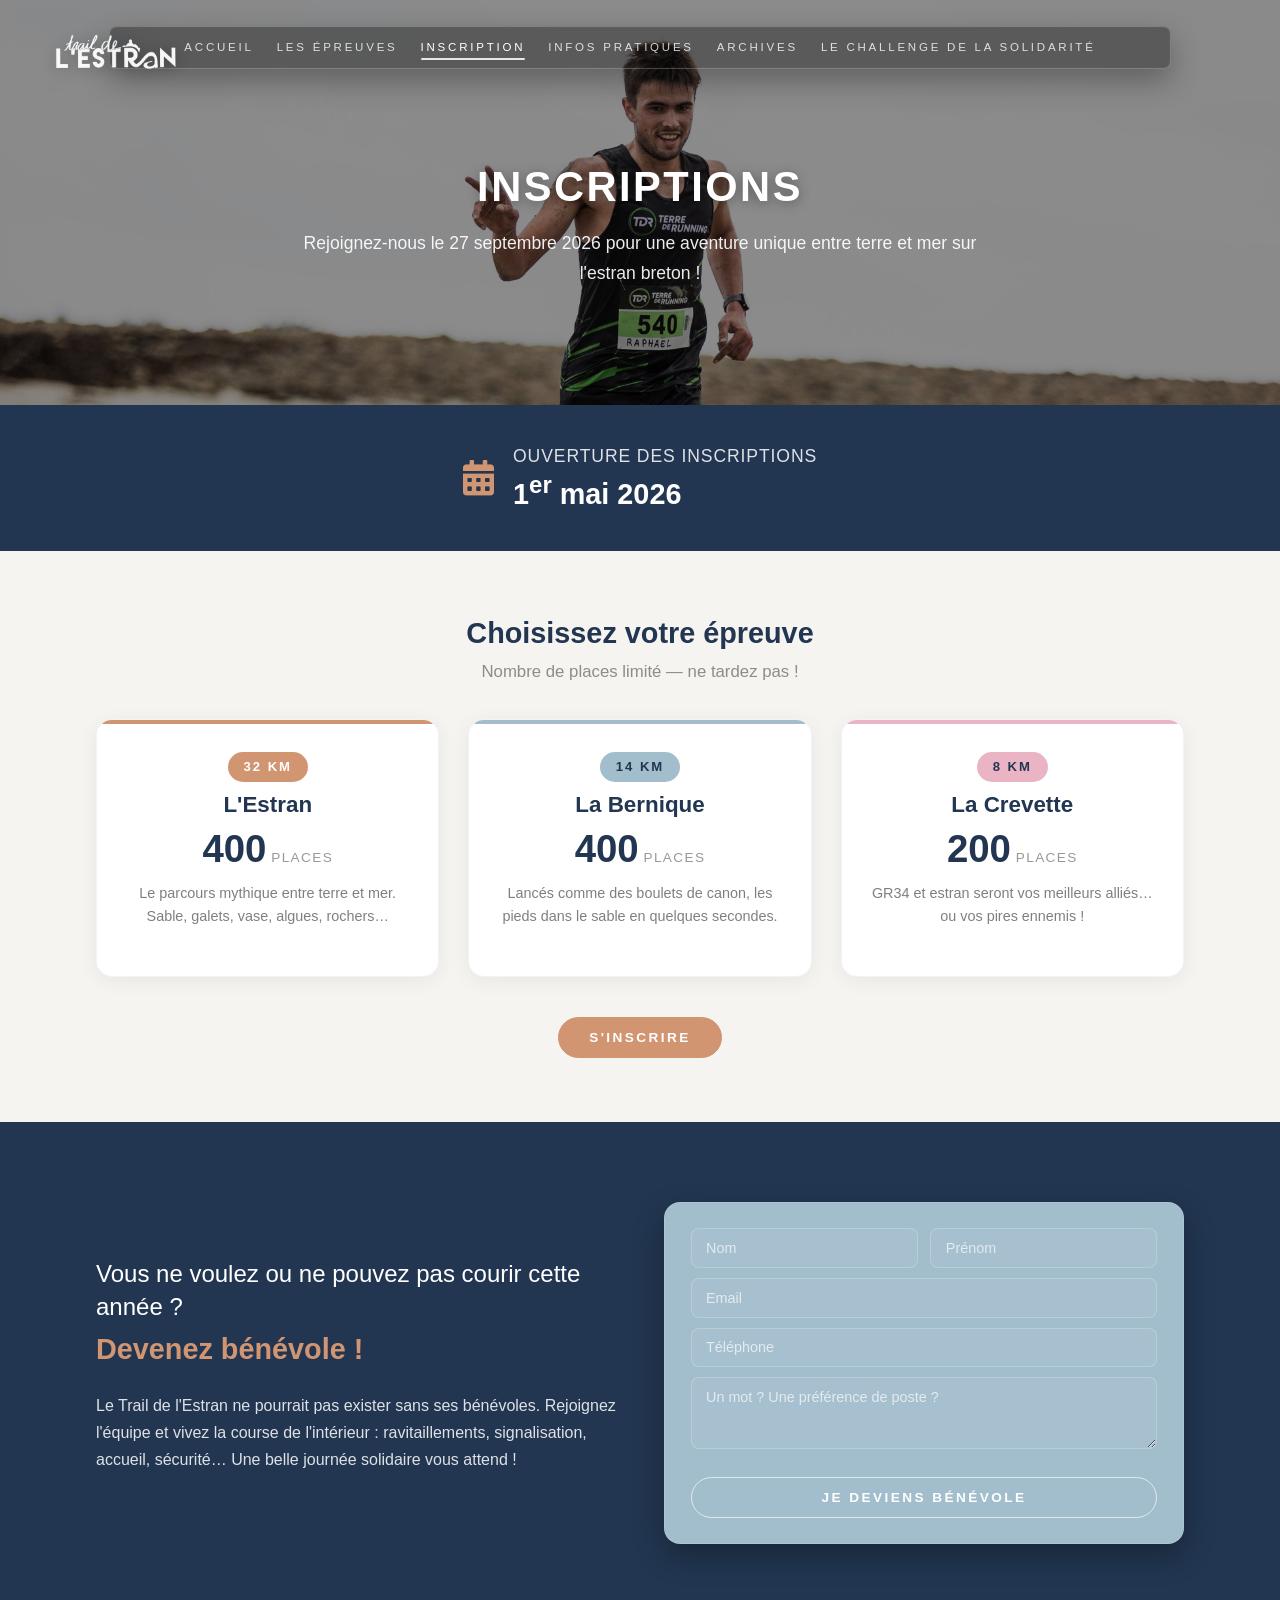
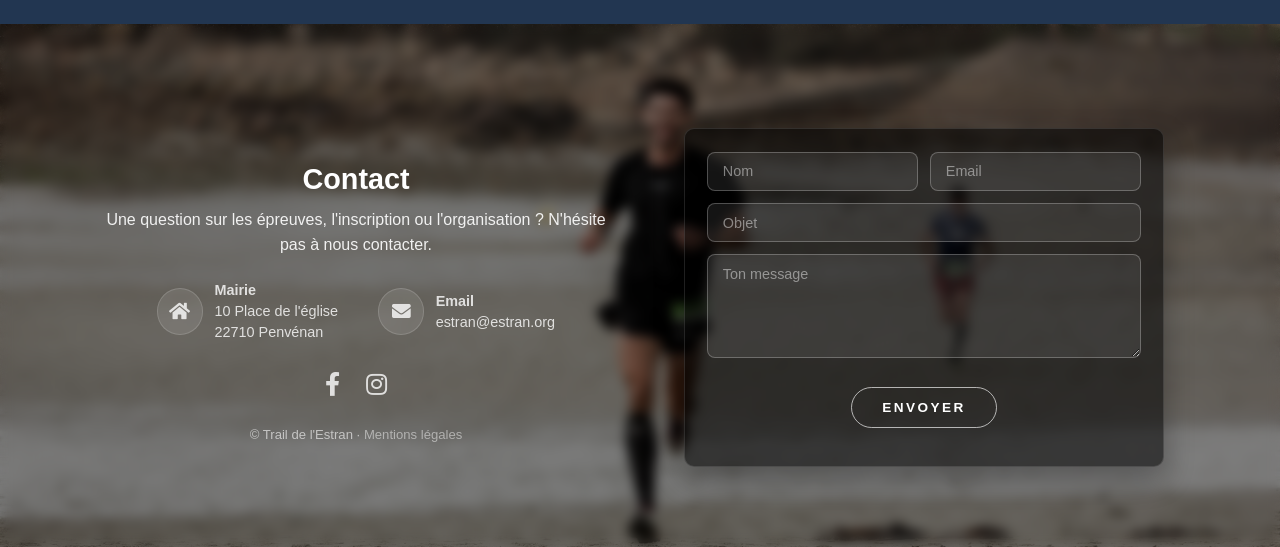
<file: inscription.html>
<!DOCTYPE html>
<html lang="fr">

<head>
  <meta charset="utf-8">
  <title>Inscriptions — Trail de l'Estran</title>
  <meta name="description"
    content="Inscrivez-vous au Trail de l'Estran : L'Estran 32km, La Bernique 14km, La Crevette 8km. Places limitées !">
  <meta name="viewport" content="width=device-width, initial-scale=1">
  <link rel="stylesheet" href="css/style.css">
</head>

<body class="is-preload" data-page="inscription">

  <!-- Nav -->
  <nav id="nav"></nav>
  <a href="index.html" class="page-logo-link">
    <img src="images/LOGO ESTRAN.png" alt="Accueil – Trail de l'Estran" class="page-logo">
  </a>
  <!-- Hero -->
  <section id="top" class="page-hero">
    <div class="inner">
      <h1>Inscriptions</h1>
      <p>
        Rejoignez-nous le 27 septembre 2026 pour une aventure unique
        entre terre et mer sur l'estran breton&nbsp;!
      </p>
    </div>
  </section>


  <!-- Ouverture -->
  <section class="insc-section insc-opening">
    <div class="container">
      <div class="insc-date-banner">
        <span class="icon solid fa-calendar"></span>
        <div>
          <h2>Ouverture des inscriptions</h2>
          <p class="insc-date">1<sup>er</sup> mai 2026</p>
        </div>
      </div>
    </div>
  </section>


  <!-- Les 3 courses -->
  <section class="insc-section insc-races">
    <div class="container">
      <h2 class="section-title">Choisissez votre épreuve</h2>
      <p class="section-subtitle">Nombre de places limité — ne tardez pas&nbsp;!</p>

      <div class="insc-cards">
        <div class="insc-card insc-card-estran">
          <div class="insc-card-accent"></div>
          <span class="insc-card-badge">32 km</span>
          <h3>L'Estran</h3>
          <div class="insc-card-places">
            <span class="insc-places-num">400</span>
            <span class="insc-places-label">places</span>
          </div>
          <p>Le parcours mythique entre terre et mer. Sable, galets, vase, algues, rochers…</p>
        </div>

        <div class="insc-card insc-card-bernique">
          <div class="insc-card-accent"></div>
          <span class="insc-card-badge">14 km</span>
          <h3>La Bernique</h3>
          <div class="insc-card-places">
            <span class="insc-places-num">400</span>
            <span class="insc-places-label">places</span>
          </div>
          <p>Lancés comme des boulets de canon, les pieds dans le sable en quelques secondes.</p>
        </div>

        <div class="insc-card insc-card-crevette">
          <div class="insc-card-accent"></div>
          <span class="insc-card-badge">8 km</span>
          <h3>La Crevette</h3>
          <div class="insc-card-places">
            <span class="insc-places-num">200</span>
            <span class="insc-places-label">places</span>
          </div>
          <p>GR34 et estran seront vos meilleurs alliés… ou vos pires ennemis&nbsp;!</p>
        </div>
      </div>

      <div class="insc-cta">
        <a href="https://estran.adeorun.com/" class="button primary" target="_blank" rel="noopener">S'inscrire</a>
      </div>
    </div>
  </section>


  <!-- Bénévoles -->
  <section class="insc-section insc-benevole">
    <div class="container">
      <div class="benevole-layout">

        <div class="benevole-text">
          <h2>Vous ne voulez ou ne pouvez pas courir cette année&nbsp;?</h2>
          <h3>Devenez bénévole&nbsp;!</h3>
          <p>
            Le Trail de l'Estran ne pourrait pas exister sans ses bénévoles.
            Rejoignez l'équipe et vivez la course de l'intérieur&nbsp;:
            ravitaillements, signalisation, accueil, sécurité…
            Une belle journée solidaire vous attend&nbsp;!
          </p>
        </div>

        <div class="benevole-form-wrap">
          <form id="benevole-form" method="POST" action="https://formspree.io/f/xrejggqy" class="benevole-card">
            <input type="text" name="_gotcha" style="display:none" tabindex="-1" autocomplete="off">
            <div class="form-row">
              <input type="text" name="name" placeholder="Nom" required>
              <input type="text" name="prenom" placeholder="Prénom" required>
            </div>
            <input type="email" name="email" placeholder="Email" required>
            <input type="tel" name="phone" placeholder="Téléphone">
            <textarea name="message" rows="3" placeholder="Un mot ? Une préférence de poste ?"></textarea>
            <input type="hidden" name="_subject" value="Nouveau bénévole — Trail de l'Estran">
            <div class="form-actions">
              <button type="submit" class="button send-button">Je deviens bénévole</button>
            </div>
          </form>
        </div>

      </div>
    </div>
  </section>


  <!-- Footer -->
  <section id="footer"></section>

  <!-- Scripts -->
  <script src="components/nav.js"></script>
  <script src="components/footer.js"></script>
  <script src="js/site.js"></script>

</body>

</html>
</file>
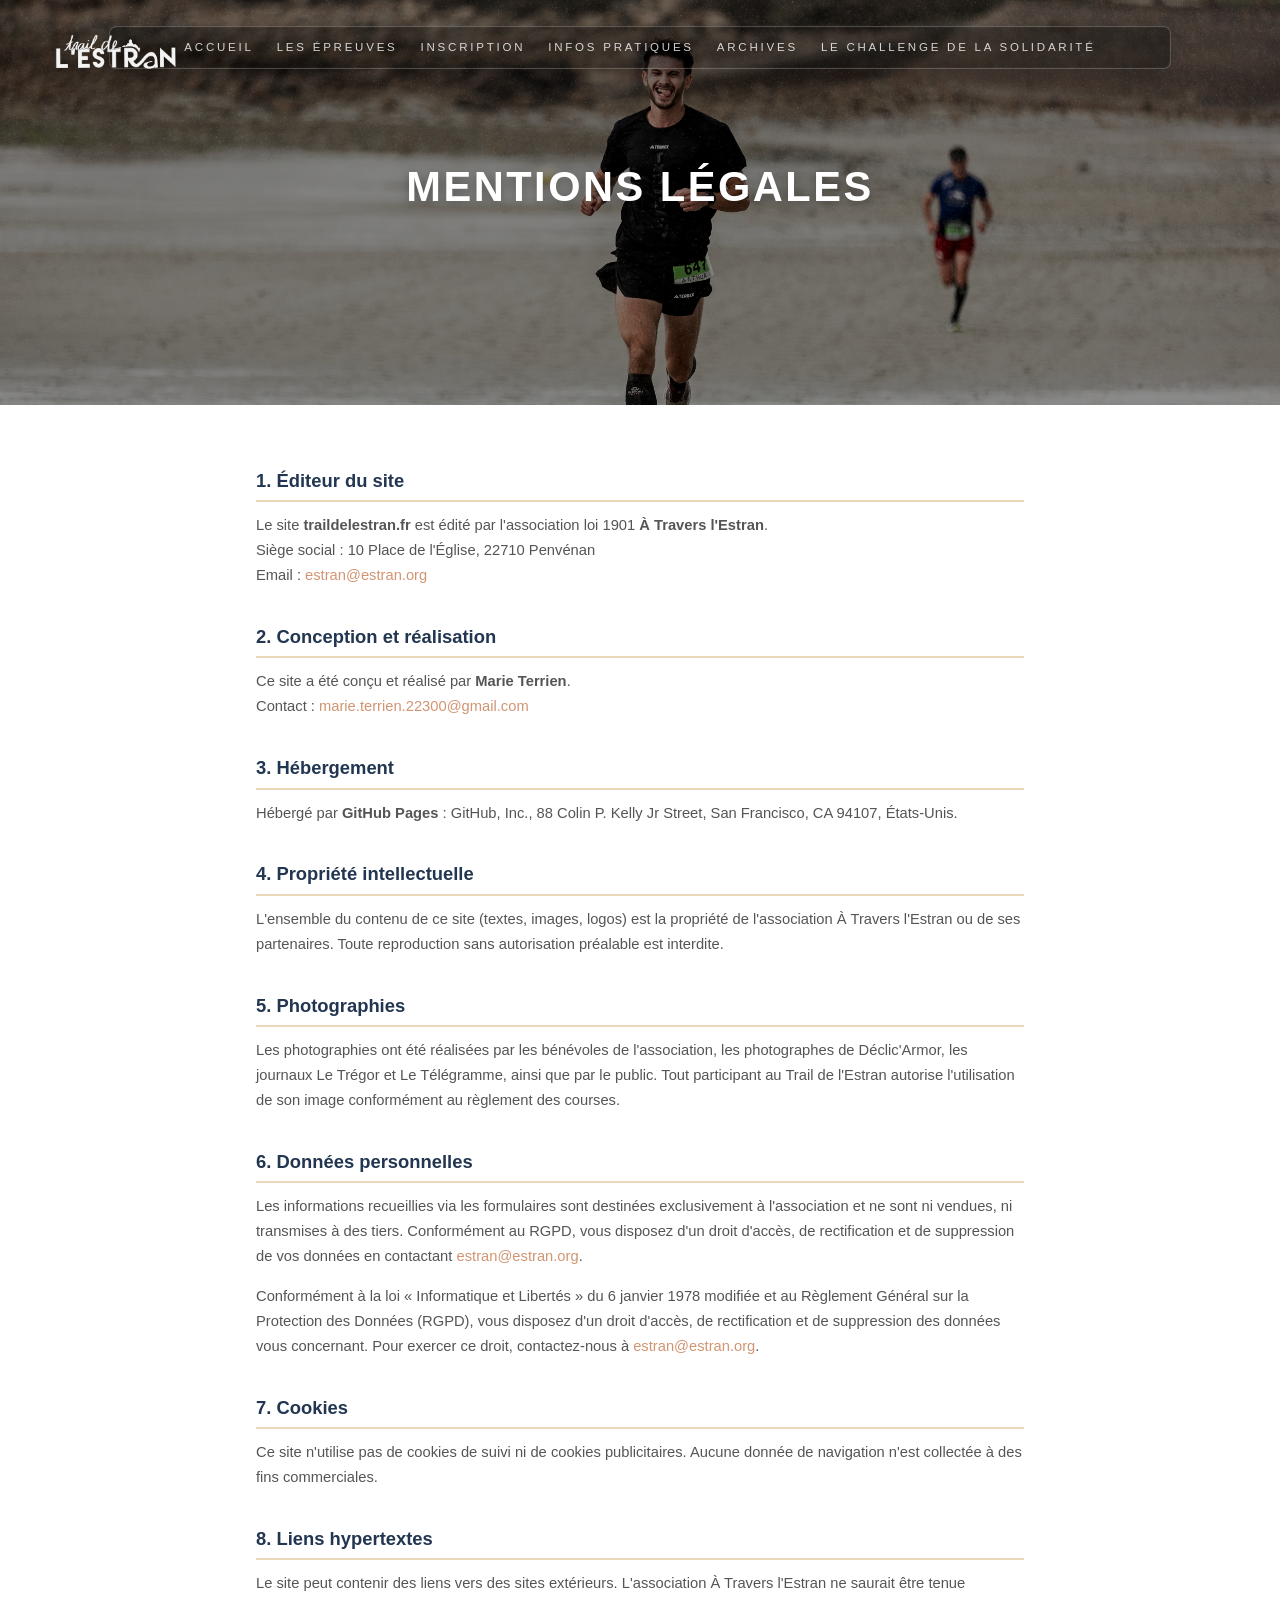
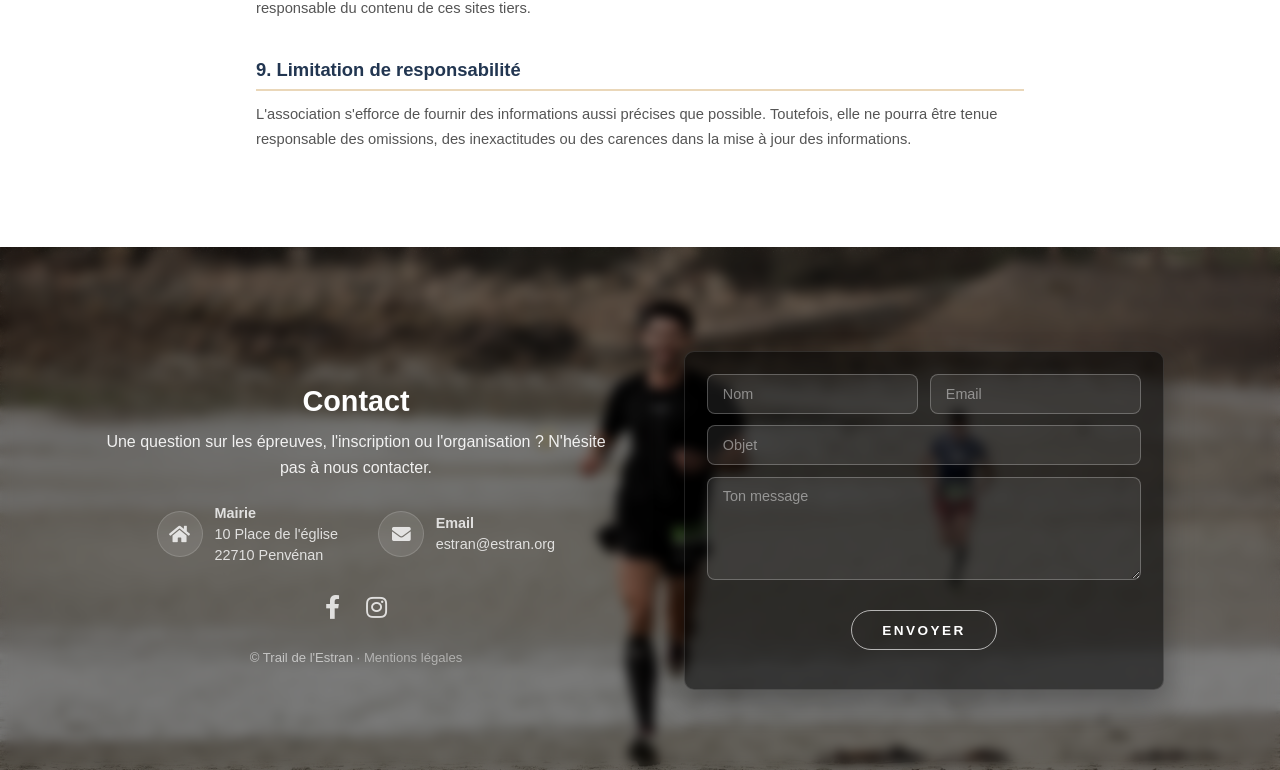
<file: mentions-legales.html>
<!DOCTYPE html>
<html lang="fr">

<head>
    <meta charset="utf-8">
    <title>Mentions légales — Trail de l'Estran</title>
    <meta name="description" content="Mentions légales du site du Trail de l'Estran.">
    <meta name="viewport" content="width=device-width, initial-scale=1">
    <link rel="stylesheet" href="css/style.css">
</head>

<body class="is-preload" data-page="mentions">

    <nav id="nav"></nav>
    <a href="index.html" class="page-logo-link">
        <img src="images/LOGO ESTRAN.png" alt="Accueil – Trail de l'Estran" class="page-logo">
    </a>
    <section id="top" class="page-hero">
        <div class="inner">
            <h1>Mentions légales</h1>
        </div>
    </section>

    <section class="mentions-section">
        <div class="container">
            <div class="mentions-content">

                <h2>1. Éditeur du site</h2>
                <p>
                    Le site <strong>traildelestran.fr</strong> est édité par l'association loi 1901
                    <strong>À Travers l'Estran</strong>.<br>
                    Siège social : 10 Place de l'Église, 22710 Penvénan<br>
                    Email : <a href="mailto:estran@estran.org">estran@estran.org</a>
                </p>

                <h2>2. Conception et réalisation</h2>
                <p>
                    Ce site a été conçu et réalisé par <strong>Marie Terrien</strong>.<br>
                    Contact : <a href="mailto:marie.terrien.22300@gmail.com">marie.terrien.22300@gmail.com</a>
                </p>

                <h2>3. Hébergement</h2>
                <p>
                    Hébergé par <strong>GitHub Pages</strong> : GitHub, Inc.,
                    88 Colin P. Kelly Jr Street, San Francisco, CA 94107, États-Unis.
                </p>

                <h2>4. Propriété intellectuelle</h2>
                <p>
                    L'ensemble du contenu de ce site (textes, images, logos) est la propriété
                    de l'association À Travers l'Estran ou de ses partenaires.
                    Toute reproduction sans autorisation préalable est interdite.
                </p>

                <h2>5. Photographies</h2>
                <p>
                    Les photographies ont été réalisées par les bénévoles de l'association,
                    les photographes de Déclic'Armor, les journaux Le Trégor et Le Télégramme,
                    ainsi que par le public. Tout participant au Trail de l'Estran autorise
                    l'utilisation de son image conformément au règlement des courses.
                </p>

                <h2>6. Données personnelles</h2>
                <p>
                    Les informations recueillies via les formulaires sont destinées exclusivement
                    à l'association et ne sont ni vendues, ni transmises à des tiers.
                    Conformément au RGPD, vous disposez d'un droit d'accès, de rectification
                    et de suppression de vos données en contactant
                    <a href="mailto:estran@estran.org">estran@estran.org</a>.
                </p>
                <p>
                    Conformément à la loi « Informatique et Libertés » du 6 janvier 1978 modifiée
                    et au Règlement Général sur la Protection des Données (RGPD), vous disposez
                    d'un droit d'accès, de rectification et de suppression des données vous
                    concernant. Pour exercer ce droit, contactez-nous à
                    <a href="mailto:estran@estran.org">estran@estran.org</a>.
                </p>

                <h2>7. Cookies</h2>
                <p>
                    Ce site n'utilise pas de cookies de suivi ni de cookies publicitaires.
                    Aucune donnée de navigation n'est collectée à des fins commerciales.
                </p>

                <h2>8. Liens hypertextes</h2>
                <p>
                    Le site peut contenir des liens vers des sites extérieurs. L'association
                    À Travers l'Estran ne saurait être tenue responsable du contenu de ces
                    sites tiers.
                </p>

                <h2>9. Limitation de responsabilité</h2>
                <p>
                    L'association s'efforce de fournir des informations aussi précises que possible.
                    Toutefois, elle ne pourra être tenue responsable des omissions, des inexactitudes
                    ou des carences dans la mise à jour des informations.
                </p>

            </div>
        </div>
    </section>

    <section id="footer"></section>

    <script src="components/nav.js"></script>
    <script src="components/footer.js"></script>
    <script src="js/site.js"></script>

</body>

</html>
</file>
<file: css/style.css>
/* ==========================================
   Trail de l'Estran — style.css
   CSS unique, structuré et nettoyé

   SOMMAIRE :
   1. Variables & Fonts
   2. Reset & Base
   3. Typography
   4. Grid & Layout
   5. Buttons & Forms
   6. Nav
   7. Header (hero index)
   8. Section One (parcours)
   9. Section Two (countdown)
  10. Partenaires
  11. Footer & Contact
  12. Page Épreuves — Hero
  13. Page Épreuves — Tabs bar
  14. Page Épreuves — Race sections
  15. Page Épreuves — Maps
  16. Page Épreuves — Info cards
  17. Page Épreuves — Barrières
  18. Page Épreuves — Règlement
  19. Animations
  23. Responsive
   ========================================== */

/* ==============================
   1. VARIABLES & FONTS
   ============================== */

:root {
  --pearl: #ead7b9;
  --blossom: #ebb4c5;
  --almond: #d19572;
  --powder: #a2bdcc;
  --deep: #223651;

  --text: #555;
  --text-light: rgba(255, 255, 255, 0.75);
  --bg-light: #fff;
  --bg-sand: #f6f4f1;
  --radius: 10px;
  --radius-lg: 16px;
}

@import url("https://fonts.googleapis.com/css2?family=Source+Sans+3:ital,wght@0,300;0,400;0,700;1,300;1,400&display=swap");

/* FontAwesome — brands + solid only */
@font-face {
  font-family: "Font Awesome 5 Brands";
  font-style: normal;
  font-weight: 400;
  font-display: swap;
  src:
    url("../webfonts/fa-brands-400.woff2") format("woff2"),
    url("../webfonts/fa-brands-400.woff") format("woff");
}
@font-face {
  font-family: "Font Awesome 5 Free";
  font-style: normal;
  font-weight: 900;
  font-display: swap;
  src:
    url("../webfonts/fa-solid-900.woff2") format("woff2"),
    url("../webfonts/fa-solid-900.woff") format("woff");
}

.icon::before {
  font-style: normal;
  font-weight: 900;
  font-family: "Font Awesome 5 Free";
  -webkit-font-smoothing: antialiased;
  -moz-osx-font-smoothing: grayscale;
}
.icon.brands::before {
  font-family: "Font Awesome 5 Brands";
  font-weight: 400;
}
/* Icons used */
.fa-calendar::before {
  content: "\f073";
}
.fa-clock::before {
  content: "\f017";
}
.fa-envelope::before {
  content: "\f0e0";
}
.fa-facebook-f::before {
  content: "\f39e";
}
.fa-file-pdf::before {
  content: "\f1c1";
}
.fa-flag::before {
  content: "\f024";
}
.fa-home::before {
  content: "\f015";
}
.fa-instagram::before {
  content: "\f16d";
}
.fa-map-marker-alt::before {
  content: "\f3c5";
}
.fa-trophy::before {
  content: "\f091";
}
.fa-bus::before {
  content: "\f207";
}
.fa-camera::before {
  content: "\f030";
}
.fa-newspaper::before {
  content: "\f1ea";
}
.fa-play::before {
  content: "\f04b";
}
.fa-heart::before {
  content: "\f004";
}
.fa-download::before {
  content: "\f019";
}
.fa-shopping-cart::before {
  content: "\f07a";
}
/* ==============================
   2. RESET & BASE
   ============================== */

*,
*::before,
*::after {
  box-sizing: border-box;
}

html {
  scroll-behavior: smooth;
}

body {
  margin: 0;
  font-family: "Source Sans 3", "Source Sans Pro", sans-serif;
  font-size: 16px;
  font-weight: 300;
  line-height: 1.65;
  color: var(--text);
  background: var(--bg-light);
}

/* Preload: masquer les transitions au chargement */
body.is-preload * {
  transition: none !important;
  animation: none !important;
}

img {
  max-width: 100%;
  height: auto;
  display: block;
}

.sr-only {
  position: absolute;
  width: 1px;
  height: 1px;
  padding: 0;
  margin: -1px;
  overflow: hidden;
  clip: rect(0, 0, 0, 0);
  border: 0;
}

/* ==============================
   3. TYPOGRAPHY
   ============================== */

h1,
h2,
h3,
h4,
h5,
h6 {
  font-weight: 700;
  line-height: 1.3;
  color: var(--deep);
}

h1 {
  font-size: 2.4em;
  letter-spacing: 0.06em;
}
h2 {
  font-size: 1.8em;
}
h3 {
  font-size: 1.3em;
}
h4 {
  font-size: 1em;
}

a {
  color: inherit;
  text-decoration: none;
  transition: color 0.2s ease;
}
a:hover {
  color: var(--almond);
}

strong,
b {
  font-weight: 700;
  color: inherit;
}

p {
  margin: 0 0 1em 0;
}

section {
  scroll-margin-top: 60px;
}

/* ==============================
   4. GRID & LAYOUT
   ============================== */

.container {
  max-width: 72em;
  margin: 0 auto;
  padding: 0 2em;
}

.row {
  display: flex;
  flex-wrap: wrap;
  gap: 2em;
}

.col-6 {
  flex: 0 0 calc(50% - 1em);
  max-width: calc(50% - 1em);
}

.col-12 {
  flex: 0 0 100%;
  max-width: 100%;
}

.align-center {
  align-items: center;
}

.image.fit img {
  width: 100%;
  border-radius: var(--radius);
}

.actions {
  list-style: none;
  padding: 0;
  margin: 1.5em 0 0 0;
  display: flex;
  gap: 1em;
}
.actions.special {
  justify-content: center;
}

/* ==============================
   5. BUTTONS & FORMS
   ============================== */

.button {
  display: inline-block;
  padding: 0 2.2em;
  height: 3em;
  line-height: 3em;
  border-radius: 999px;
  border: 1.5px solid rgba(255, 255, 255, 0.65);
  color: #fff;
  font-family: inherit;
  font-size: 0.85em;
  font-weight: 700;
  letter-spacing: 0.18em;
  text-transform: uppercase;
  text-decoration: none;
  background: transparent;
  cursor: pointer;
  transition: all 0.25s ease;
  white-space: nowrap;
}
.button:hover {
  background: rgba(255, 255, 255, 0.12);
  border-color: #fff;
  color: #fff;
  transform: translateY(-1px);
}
.button.primary {
  background: var(--almond);
  border-color: var(--almond);
}
.button.primary:hover {
  background: #c48560;
  border-color: #c48560;
}

/* Form inputs */
input[type="text"],
input[type="email"],
textarea {
  width: 100%;
  padding: 0.75em 1em;
  border: 1px solid rgba(255, 255, 255, 0.25);
  border-radius: 8px;
  background: rgba(255, 255, 255, 0.08);
  color: #fff;
  font-family: inherit;
  font-size: 0.9em;
  margin-bottom: 0.8em;
  transition: border-color 0.2s ease;
}
input[type="text"]:focus,
input[type="email"]:focus,
textarea:focus {
  outline: none;
  border-color: var(--almond);
}
input::placeholder,
textarea::placeholder {
  color: rgba(255, 255, 255, 0.45);
}

.form-row {
  display: grid;
  grid-template-columns: 1fr 1fr;
  gap: 0.8em;
}

.form-actions {
  display: flex;
  justify-content: center;
  margin-top: 0.6em;
}

.send-button {
  background: transparent;
  border: 1.5px solid rgba(255, 255, 255, 0.65);
  color: #fff;
  font-family: inherit;
  font-size: 0.85em;
  letter-spacing: 0.18em;
  text-transform: uppercase;
  padding: 0 2.2em;
  height: 3em;
  line-height: 3em;
  border-radius: 999px;
  cursor: pointer;
  transition: all 0.25s ease;
}
.send-button:hover {
  background: rgba(255, 255, 255, 0.12);
  border-color: #fff;
}

/* ==============================
   6. NAV
   ============================== */

.page-logo-link {
  position: fixed;
  top: 0.5em;
  left: 40px !important;
  z-index: 1001;
  display: inline-block;
  line-height: 0;
  padding: 0;
  font-size: 0;
}
.page-logo {
  width: 150px;
  height: auto;
  filter: brightness(0) invert(1) drop-shadow(0 2px 8px rgba(0, 0, 0, 0.3));
  opacity: 0.95;
  transition: opacity 0.3s ease;
}
.page-logo:hover {
  opacity: 1;
}

#nav {
  position: fixed;
  top: 1.6em;
  left: 0;
  width: 100%;
  text-align: center;
  z-index: 1000;
}

#nav ul {
  display: inline-flex;
  border-radius: 0.45em;
  padding: 0 4em;
  margin: 0;
  list-style: none;
  background: rgba(0, 0, 0, 0.35);
  box-shadow:
    inset 0 0 1px 1px rgba(255, 255, 255, 0.25),
    0 12px 30px rgba(0, 0, 0, 0.3);
  transition:
    background-color 0.35s ease,
    box-shadow 0.35s ease;
}

#nav li {
  padding: 0;
}

#nav a {
  display: block;
  color: rgba(255, 255, 255, 0.8);
  text-transform: uppercase;
  font-size: 0.72em;
  letter-spacing: 0.24em;
  height: 3.8em;
  line-height: 3.8em;
  padding: 0 1em;
  white-space: nowrap;
  border-bottom: none;
  transition: color 0.25s ease;
}
#nav a:hover {
  color: #fff;
}

#nav li.active a,
#nav li.current a {
  color: #fff;
  position: relative;
}
#nav li.active a::after,
#nav li.current a::after {
  content: "";
  position: absolute;
  left: 14%;
  right: 14%;
  bottom: 0.85em;
  height: 2px;
  background: rgba(255, 255, 255, 0.85);
  border-radius: 999px;
}

#nav.scrolled ul {
  background: var(--almond);
  box-shadow:
    inset 0 0 1px 1px rgba(255, 255, 255, 0.18),
    0 12px 30px rgba(0, 0, 0, 0.35);
}

/* Page active (soulignée) */
#nav li.nav-page-active a {
  color: #fff;
  position: relative;
}
#nav li.nav-page-active a::after {
  content: "";
  position: absolute;
  left: 1em;
  right: 1em;
  bottom: 0.85em;
  height: 2px;
  background: rgba(255, 255, 255, 0.85);
  border-radius: 999px;
}

/* Nav inner wrapper */
.nav-inner {
  display: inline-block;
  position: relative;
}

/* Hamburger — hidden on desktop */
.nav-toggle {
  display: none;
  background: none;
  border: none;
  cursor: pointer;
  padding: 0.8em;
  z-index: 10;
}
.hamburger,
.hamburger::before,
.hamburger::after {
  display: block;
  width: 22px;
  height: 2px;
  background: #fff;
  border-radius: 2px;
  transition: all 0.3s ease;
}
.hamburger {
  position: relative;
}
.hamburger::before,
.hamburger::after {
  content: "";
  position: absolute;
  left: 0;
}
.hamburger::before {
  top: -7px;
}
.hamburger::after {
  top: 7px;
}

/* Hamburger open state */
#nav.nav-open .hamburger {
  background: transparent;
}
#nav.nav-open .hamburger::before {
  top: 0;
  transform: rotate(45deg);
}
#nav.nav-open .hamburger::after {
  top: 0;
  transform: rotate(-45deg);
}

/* ==============================
   7. HEADER (hero index)
   ============================== */

#header {
  position: relative;
  padding: 11em 0 6em 0;
  text-align: center;
  color: #fff;
  background-image: url("../images/header-estran.jpg");
  background-size: cover;
  background-position: center;
  background-attachment: scroll;
}
#header::before {
  content: "";
  position: absolute;
  inset: 0;
  background: rgba(0, 0, 0, 0.35);
}
#header .inner {
  position: relative;
  z-index: 1;
}
#header h1 {
  color: #fff;
  text-transform: uppercase;
  margin: 0 0 0.3em 0;
}
#header p {
  color: rgba(255, 255, 255, 0.9);
}

/* Badge drapeau */
.header-badge {
  display: inline-flex;
  flex-direction: column;
  align-items: center;
  gap: 0.2em;
  margin-bottom: -5em;
}

/* Logo header */
.header-logo {
  max-width: 580px;
  width: 80%;
  height: auto;
  filter: brightness(0) invert(1) drop-shadow(0 4px 18px rgba(0, 0, 0, 0.35));
  animation:
    flagIntro 1.2s ease-out forwards,
    flagFloat 6s ease-in-out infinite;
}
@keyframes flagIntro {
  from {
    opacity: 0;
    transform: translateY(-12px) scale(0.96);
  }
  to {
    opacity: 1;
    transform: translateY(0) scale(1);
  }
}
@keyframes flagFloat {
  0%,
  100% {
    transform: translateY(0);
  }
  50% {
    transform: translateY(-4px);
  }
}

/* Date pill — même style que .button */
.edition-date {
  display: inline-block;
  margin: 0.6em 0 1.6em 0;
  font-weight: 700;
  font-size: 0.85em;
  letter-spacing: 0.18em;
  text-transform: uppercase;
  padding: 0 2.2em;
  height: 3em;
  line-height: 3em;
  border-radius: 999px;
  background: var(--almond);
}

/* ==============================
   8. SECTION ONE (parcours)
   ============================== */

.section-parcours {
  padding: 6em 0 4em 0;
  background: var(--bg-light);
}

.section-parcours .row {
  display: flex;
  align-items: center;
}

.section-parcours h2 {
  position: relative;
  display: inline-block;
}
.section-parcours h2::after {
  content: "";
  display: block;
  width: 3em;
  height: 3px;
  background: var(--almond);
  margin-top: 0.5em;
  border-radius: 999px;
}

.section-parcours strong {
  color: var(--almond);
}

.section-parcours img {
  max-height: 700px;
  width: 100%;
  object-fit: cover;
}

.section-logo {
  display: block;
  max-width: 220px;
  height: auto;
  margin-bottom: 0.3em;
}

.section-flag {
  display: block;
  width: 100px;
  height: auto;
  margin: 0 auto 0.8em auto;
  border-radius: 4px;
  box-shadow: 0 2px 8px rgba(0, 0, 0, 0.12);
}

/* ==============================
   9. SECTION TWO (countdown)
   ============================== */

.section-event {
  position: relative;
  padding: 6em 0;
  color: #fff;
  background-image: url("../images/header-estran.jpg");
  background-size: cover;
  background-position: center;
  overflow: hidden;
}
.section-event::before {
  content: "";
  position: absolute;
  inset: 0;
  background: rgba(0, 0, 0, 0.45);
}
.section-event::after {
  content: "";
  position: absolute;
  inset: 0;
  backdrop-filter: blur(6px);
  z-index: 1;
}
.section-event .container {
  position: relative;
  z-index: 2;
}
.section-event h2,
.section-event p,
.section-event .label {
  color: #fff;
}

.center-event {
  display: flex;
  flex-direction: column;
  align-items: center;
  text-align: center;
  justify-content: center;
}

.countdown-card {
  border-radius: var(--radius-lg);
  padding: 1.6em;
  background: rgba(255, 255, 255, 0.1);
  backdrop-filter: blur(10px);
  box-shadow: 0 12px 30px rgba(0, 0, 0, 0.2);
  border: 1px solid rgba(255, 255, 255, 0.15);
  max-width: 520px;
  width: 100%;
}
.countdown-kicker {
  display: flex;
  align-items: center;
  justify-content: center;
  gap: 0.6em;
  font-size: 1.25em;
  font-weight: 700;
  margin: 0 0 0.9em 0;
}
.countdown {
  display: flex;
  gap: 0.8em;
  flex-wrap: wrap;
  justify-content: center;
  margin: 0.6em 0 0.8em 0;
}
.countdown .unit {
  min-width: 100px;
  text-align: center;
  padding: 0.9em 0.8em;
  border-radius: 14px;
  background: rgba(0, 0, 0, 0.18);
  border: 1px solid rgba(255, 255, 255, 0.12);
}
.countdown .num {
  display: block;
  font-size: 2em;
  font-weight: 700;
  line-height: 1.1;
}
.countdown-note {
  text-align: center;
  font-size: 1.05em;
  margin: 0.6em 0 1.2em 0;
  opacity: 0.9;
}

.section-event .actions {
  justify-content: center;
}

.affiche img {
  border-radius: var(--radius);
  box-shadow: 0 12px 40px rgba(0, 0, 0, 0.3);
  max-height: 600px;
}

/* ==============================
   10. PARTENAIRES
   ============================== */

.section-partenaires {
  padding: 6em 0 4em 0;
  background: var(--bg-light);
  text-align: center;
}
.section-partenaires h2::after {
  content: "";
  display: block;
  width: 3em;
  height: 3px;
  background: var(--almond);
  margin: 0.5em auto 0 auto;
  border-radius: 999px;
}

.partners-intro {
  max-width: 48em;
  margin: 0 auto 2.2em auto;
  opacity: 0.9;
}

.partners-grid {
  display: grid;
  grid-template-columns: repeat(5, 1fr);
  gap: 1.1em;
  align-items: center;
}

.partners-grid a {
  display: flex;
  align-items: center;
  justify-content: center;
  min-height: 100px;
  padding: 1em;
  background: #fff;
  border-radius: var(--radius);
  box-shadow: 0 2px 8px rgba(0, 0, 0, 0.06);
}
.partners-grid a img {
  max-width: 100%;
  max-height: 70px;
  width: auto;
  height: auto;
  object-fit: contain;
}
.partner {
  display: flex;
  align-items: center;
  justify-content: center;
  padding: 1.1em;
  border-radius: 0.6em;
  border: 1px solid rgba(0, 0, 0, 0.06);
  background: var(--bg-sand);
  transition:
    transform 0.5s ease,
    box-shadow 0.5s ease;
}
.partner img {
  width: 100%;
  max-width: 160px;
  max-height: 80px;
  object-fit: contain;
  opacity: 0.7;
  filter: grayscale(1) contrast(1.05);
  transition:
    filter 0.35s ease,
    opacity 0.35s ease;
}
.partner.is-highlight {
  transform: scale(1.06);
  box-shadow:
    0 0 0 2px var(--almond),
    0 10px 16px rgba(0, 0, 0, 0.12);
}
.partner.is-highlight img {
  filter: none;
  opacity: 1;
}

/* ==============================
   10b. TEE-SHIRT
   ============================== */

.section-tshirt {
  padding: 4em 0;
  background: var(--bg-sand);
  color: var(--deep);
}
.tshirt-layout {
  display: flex;
  align-items: center;
  gap: 3em;
}
.tshirt-images {
  position: relative;
  flex: 0 0 400px;
  min-height: 480px;
}
.tshirt-img {
  position: absolute;
  border-radius: var(--radius);
  filter: drop-shadow(0 8px 24px rgba(0, 0, 0, 0.18));
  transition: transform 0.4s ease;
}
.tshirt-img:hover {
  transform: scale(1.04);
}
.tshirt-front {
  width: 340px;
  top: 0;
  left: 0;
  z-index: 2;
}
.tshirt-back {
  width: 280px;
  bottom: 0;
  right: -20px;
  z-index: 1;
}
.tshirt-info {
  flex: 1;
}
.tshirt-info h2 {
  text-transform: uppercase;
  margin-bottom: 0.2em;
}
.tshirt-subtitle {
  font-size: 1.15em;
  font-weight: 700;
  color: var(--almond);
  margin-bottom: 1em;
}
.tshirt-pitch {
  font-style: italic;
  color: var(--deep);
  line-height: 1.7;
  margin-bottom: 1.5em;
}
.tshirt-info .button {
  font-size: 1.05em;
}

.section-tshirt .tshirt-pitch,
.section-tshirt p {
  color: var(--deep);
}

/* ==============================
   11. FOOTER & CONTACT
   ============================== */

#footer {
  position: relative;
  padding: 4.5em 0 3em 0;
  color: #fff;
  background-image: url("../images/header-estran.jpg");
  background-size: cover;
  background-position: center;
  overflow: hidden;
}
#footer::before {
  content: "";
  position: absolute;
  inset: 0;
  background: rgba(0, 0, 0, 0.5);
}
#footer::after {
  content: "";
  position: absolute;
  inset: 0;
  backdrop-filter: blur(6px);
  z-index: 1;
}
#footer .container {
  position: relative;
  z-index: 2;
}
#footer h2 {
  color: #fff;
  text-align: center;
  margin-bottom: 0.3em;
}
#footer a {
  color: rgba(255, 255, 255, 0.8);
}
#footer a:hover {
  color: #fff;
}

.footer-content {
  text-align: center;
}

.footer-columns {
  display: grid;
  grid-template-columns: 1fr 1fr;
  gap: 3em;
  align-items: center;
  margin: 2em 0;
}

.footer-left {
  text-align: center;
}

.footer-intro {
  max-width: 32em;
  margin: 0 auto 1.4em auto;
  opacity: 0.9;
  line-height: 1.6;
}

/* Contact blocks : icône + texte côte à côte */
.contact-blocks {
  display: flex;
  justify-content: center;
  gap: 2.5em;
  margin: 1.4em 0;
}

.contact-block {
  display: flex;
  align-items: center;
  gap: 0.8em;
  text-decoration: none;
  color: rgba(255, 255, 255, 0.85);
  transition: color 0.2s ease;
  font-size: 0.9em;
  line-height: 1.45;
}
.contact-block:hover {
  color: #fff;
}

.contact-icon {
  display: flex;
  align-items: center;
  justify-content: center;
  flex-shrink: 0;
  width: 3.2em;
  height: 3.2em;
  border-radius: 999px;
  background: rgba(255, 255, 255, 0.1);
  border: 1px solid rgba(255, 255, 255, 0.15);
  transition: background 0.2s ease;
}
.contact-icon::before {
  font-size: 1.3em;
}
.contact-block:hover .contact-icon {
  background: rgba(255, 255, 255, 0.18);
}

.contact-block div {
  text-align: left;
}

/* Formulaire */
.footer-right {
  display: flex;
  justify-content: center;
}

.contact-card {
  padding: 1.4em;
  border-radius: var(--radius);
  background: rgba(0, 0, 0, 0.55);
  border: 1px solid rgba(255, 255, 255, 0.12);
  box-shadow: 0 12px 30px rgba(0, 0, 0, 0.3);
  width: 100%;
  max-width: 480px;
}

/* Socials */
.footer-socials {
  display: flex;
  justify-content: center;
  gap: 1.6em;
  list-style: none;
  padding: 0;
  margin: 1.2em 0;
}
.footer-socials .icon::before {
  font-size: 1.5em;
}

.copyright {
  text-align: center;
  opacity: 0.6;
  font-size: 0.82em;
  margin-top: 1.2em;
}

/* ==============================
   12. PAGE ÉPREUVES — HERO
   ============================== */

.epreuves-hero {
  position: relative;
  padding: 10em 0 5em 0;
  text-align: center;
  color: #fff;
  background-image: url("../images/Les épreuves.jpg");
  background-size: cover;
  background-position: center 30%;
  background-attachment: scroll;
}
.epreuves-hero::before {
  content: "";
  position: absolute;
  inset: 0;
  background: rgba(0, 0, 0, 0.45);
}
.epreuves-hero .inner {
  position: relative;
  z-index: 1;
  max-width: 48em;
  margin: 0 auto;
  padding: 0 2em;
}
.epreuves-hero h1 {
  color: #fff;
  text-shadow: 0 2px 12px rgba(0, 0, 0, 0.35);
  text-transform: uppercase;
  font-size: 2.6em;
  margin: 0 0 0.35em 0;
}
.epreuves-hero p {
  color: rgba(255, 255, 255, 0.95);
  line-height: 1.7;
}
.epreuves-hero .button {
  color: #fff;
  box-shadow: inset 0 0 0 1px rgba(255, 255, 255, 0.85);
}

/* ==============================
   13. PAGE ÉPREUVES — TABS BAR
   ============================== */

.race-tabs-bar {
  background: var(--deep);
  box-shadow: 0 4px 20px rgba(0, 0, 0, 0.25);
}
.race-tabs {
  display: flex;
  justify-content: center;
}
.race-tab {
  display: flex;
  flex-direction: column;
  align-items: center;
  padding: 0.9em 2em;
  color: rgba(255, 255, 255, 0.7);
  text-decoration: none;
  border-bottom: 3px solid transparent;
  transition: all 0.25s ease;
}
.race-tab:hover {
  color: #fff;
  background: rgba(255, 255, 255, 0.06);
}

.tab-rando:hover {
  border-bottom-color: var(--pearl);
  color: var(--pearl);
}
.tab-estran:hover {
  border-bottom-color: var(--almond);
  color: var(--almond);
}
.tab-bernique:hover {
  border-bottom-color: var(--powder);
  color: var(--powder);
}
.tab-crevette:hover {
  border-bottom-color: var(--blossom);
  color: var(--blossom);
}
.tab-enfants:hover {
  border-bottom-color: var(--blossom);
  color: var(--blossom);
}

.tab-distance {
  font-size: 1.3em;
  font-weight: 700;
  line-height: 1.2;
}
.tab-name {
  font-size: 0.68em;
  letter-spacing: 0.2em;
  text-transform: uppercase;
  opacity: 0.8;
}

/* ==============================
   14. PAGE ÉPREUVES — RACE SECTIONS
   ============================== */

.race-section {
  padding: 4em 0 3.5em 0;
  scroll-margin-top: 60px;
}
.race-section:nth-child(odd) {
  background: var(--bg-light);
}
.race-section:nth-child(even) {
  background: var(--bg-sand);
}
.race-rando {
  background: var(--bg-sand);
}
.race-enfants {
  background: var(--bg-light);
}

.race-header {
  text-align: center;
  margin-bottom: 2em;
}

.race-badge {
  display: inline-block;
  padding: 0.3em 1.2em;
  border-radius: 999px;
  font-size: 0.82em;
  font-weight: 700;
  letter-spacing: 0.15em;
  text-transform: uppercase;
  margin-bottom: 0.6em;
  color: #fff;
}
.badge-estran {
  background: var(--almond);
}
.badge-bernique {
  background: var(--powder);
  color: var(--deep);
}
.badge-crevette {
  background: var(--blossom);
  color: var(--deep);
}
.badge-rando {
  background: var(--pearl);
  color: var(--deep);
}
.badge-enfants {
  background: var(--blossom);
  color: var(--deep);
}

.race-header h2 {
  font-size: 2em;
  margin: 0 0 0.2em 0;
}
.race-tagline {
  font-size: 1.05em;
  opacity: 0.65;
  font-style: italic;
}

/* Layout carte + infos */
.race-layout {
  display: grid;
  grid-template-columns: 1fr 1fr;
  gap: 2em;
  align-items: start;
}
.race-col-map {
  position: static;
}
.race-col-info {
  display: flex;
  flex-direction: column;
  gap: 1em;
}

.centered-description {
  max-width: 42em;
  margin: 0 auto;
  text-align: center;
}

.race-places {
  font-size: 0.9em;
  color: var(--almond);
  font-weight: 700;
  letter-spacing: 0.06em;
  margin-top: -0.4em;
}

.kids-races-grid {
  display: grid;
  grid-template-columns: repeat(3, 1fr);
  gap: 1.2em;
  margin: 1.5em 0;
}
.kids-medal {
  margin-top: 1.5em;
  font-size: 1.1em;
  font-weight: 700;
  color: var(--almond);
}
.kids-medal .icon {
  margin-right: 0.4em;
}

.tshirt-pitch {
  color: rgba(255, 255, 255, 0.92);
  font-size: 1.05em;
  font-style: italic;
  max-width: 38em;
  margin: 0 auto 1.5em auto;
  line-height: 1.7;
}

/* Reglement section bottom */
.reglement-section {
  position: relative;
  text-align: center;
  padding: 4em 0;
  color: #fff;
  background: var(--deep);
  overflow: hidden;
}
.reglement-section .container {
  position: relative;
  z-index: 2;
}
.reglement-section h2 {
  color: #fff;
}
.reglement-section h2::after {
  content: "";
  display: block;
  width: 3em;
  height: 3px;
  background: var(--almond);
  margin: 0.5em auto 0 auto;
  border-radius: 999px;
}
.reglement-text {
  max-width: 38em;
  margin: 0 auto 1.4em auto;
  opacity: 0.9;
}

/* ==============================
   15. PAGE ÉPREUVES — MAPS
   ============================== */

.race-map-wrap {
  position: relative;
  border-radius: 12px;
  overflow: hidden;
  box-shadow:
    0 8px 32px rgba(34, 54, 81, 0.12),
    0 2px 8px rgba(0, 0, 0, 0.08);
  border: 1px solid rgba(34, 54, 81, 0.1);
}
.race-map {
  width: 100%;
  height: 420px;
}

.map-overlay-label {
  position: absolute;
  bottom: 1em;
  left: 50%;
  transform: translateX(-50%);
  background: rgba(34, 54, 81, 0.85);
  color: #fff;
  padding: 0.45em 1.2em;
  border-radius: 999px;
  font-size: 0.78em;
  z-index: 2;
  backdrop-filter: blur(6px);
  pointer-events: none;
  white-space: nowrap;
}
.map-overlay-label .icon {
  margin-right: 0.4em;
}

/* ==============================
   16. PAGE ÉPREUVES — INFO CARDS
   ============================== */

.info-pair {
  display: grid;
  grid-template-columns: 1fr 1fr;
  gap: 1em;
}

.info-card {
  background: var(--bg-light);
  border-radius: var(--radius);
  padding: 1.2em 1.4em;
  border: 1px solid rgba(34, 54, 81, 0.08);
  box-shadow: 0 3px 12px rgba(0, 0, 0, 0.04);
  text-align: center;
  transition:
    transform 0.25s ease,
    box-shadow 0.25s ease;
}
.info-card:hover {
  transform: translateY(-2px);
  box-shadow: 0 6px 20px rgba(0, 0, 0, 0.07);
}

.info-icon {
  display: flex;
  align-items: center;
  justify-content: center;
  width: 2.2em;
  height: 2.2em;
  border-radius: 999px;
  margin: 0 auto 0.5em auto;
  font-size: 1em;
}
.race-estran .info-icon {
  background: rgba(209, 149, 114, 0.15);
  color: var(--almond);
}
.race-bernique .info-icon {
  background: rgba(162, 189, 204, 0.2);
  color: var(--deep);
}
.race-crevette .info-icon {
  background: rgba(235, 180, 197, 0.2);
  color: var(--deep);
}

.info-card h4 {
  margin: 0 0 0.35em 0;
  font-size: 0.95em;
}
.info-card p {
  margin: 0;
  line-height: 1.55;
  font-size: 0.88em;
}
.info-card-description p {
  margin-bottom: 0.6em;
}
.info-card-description p:last-child {
  margin-bottom: 0;
}

.info-address {
  opacity: 0.6;
  font-size: 0.92em;
}
.info-gps {
  display: inline-block;
  font-family: monospace;
  font-size: 0.82em;
  opacity: 0.45;
}

.reglement-link {
  display: flex;
  align-items: center;
  justify-content: center;
  gap: 0.4em;
  font-size: 0.82em;
  color: var(--almond);
  opacity: 0.85;
  transition: opacity 0.2s ease;
}
.reglement-link:hover {
  opacity: 1;
  color: var(--deep);
}

/* ==============================
   17. PAGE ÉPREUVES — BARRIÈRES
   ============================== */

.barriers-card {
  margin-top: 2em;
  padding: 1.6em;
  border-radius: var(--radius);
  background: rgba(209, 149, 114, 0.08);
  border-left: 4px solid var(--almond);
}
.barriers-card h3 {
  margin: 0 0 0.5em 0;
}
.barriers-card h3 .icon {
  color: var(--almond);
  margin-right: 0.4em;
}

.barriers-grid {
  display: grid;
  grid-template-columns: 1fr 1fr;
  gap: 1em;
}
.barrier {
  display: flex;
  align-items: flex-start;
  gap: 1em;
  padding: 0.9em;
  background: rgba(255, 255, 255, 0.7);
  border-radius: 8px;
}
.barrier-km {
  flex-shrink: 0;
  padding: 0.25em 0.7em;
  background: var(--almond);
  color: #fff;
  border-radius: 6px;
  font-weight: 700;
  font-size: 0.82em;
}
.barrier div {
  line-height: 1.55;
  font-size: 0.88em;
}
.barrier-note {
  margin-top: 0.8em;
  font-size: 0.85em;
  opacity: 0.7;
  font-style: italic;
}

/* ==============================
   18. PAGE HERO (générique sous-pages)
   ============================== */

.page-hero {
  position: relative;
  padding: 10em 0 5em 0;
  text-align: center;
  color: #fff;
  background-image: url("../images/header-estran.jpg");
  background-size: cover;
  background-position: center 40%;
  background-attachment: scroll;
  min-height: 45vh;
}
/* Page-specific hero backgrounds */
body[data-page="infos"] .page-hero {
  background-image: url("../images/Infos pratiques.jpg");
}
body[data-page="archives"] .page-hero {
  background-image: url("../images/Archives.jpg");
  background-position: center 70%;
}
body[data-page="solidarite"] .page-hero {
  background-image: url("../images/Challenge.jpg");
  background-position: center 30%;
}
body[data-page="inscription"] .page-hero {
  background-image: url("../images/Les épreuves 2.jpg");
  background-position: center 30%;
}
.page-hero::before {
  content: "";
  position: absolute;
  inset: 0;
  background: rgba(0, 0, 0, 0.45);
}
.page-hero .inner {
  position: relative;
  z-index: 1;
  max-width: 48em;
  margin: 0 auto;
  padding: 0 2em;
}
.page-hero h1 {
  color: #fff;
  text-shadow: 0 2px 12px rgba(0, 0, 0, 0.35);
  text-transform: uppercase;
  font-size: 2.6em;
  margin: 0 0 0.35em 0;
}
.page-hero p {
  color: rgba(255, 255, 255, 0.92);
  line-height: 1.7;
  font-size: 1.1em;
}

/* ==============================
   19. PAGE INSCRIPTION
   ============================== */

.insc-section {
  padding: 4em 0;
}

/* -- Bandeau date ouverture -- */
.insc-opening {
  background: var(--deep);
  color: #fff;
  padding: 2.5em 0;
}

.insc-date-banner {
  display: flex;
  align-items: center;
  justify-content: center;
  gap: 1.2em;
  text-align: left;
}
.insc-date-banner .icon::before {
  font-size: 2.2em;
  color: var(--almond);
}
.insc-date-banner h2 {
  color: #fff;
  font-size: 1.1em;
  margin: 0;
  font-weight: 400;
  opacity: 0.85;
  letter-spacing: 0.05em;
  text-transform: uppercase;
}
.insc-date {
  font-size: 1.8em;
  font-weight: 700;
  margin: 0.1em 0 0 0;
  line-height: 1.2;
}

/* -- Section courses -- */
.insc-races {
  background: var(--bg-sand);
}

.section-title {
  text-align: center;
  font-size: 1.8em;
  margin: 0 0 0.2em 0;
}
.section-subtitle {
  text-align: center;
  opacity: 0.65;
  font-size: 1.05em;
  margin: 0 0 2em 0;
}

.insc-cards {
  display: grid;
  grid-template-columns: repeat(3, 1fr);
  gap: 1.8em;
}

.insc-card {
  position: relative;
  background: var(--bg-light);
  border-radius: var(--radius-lg);
  padding: 2em 1.6em 1.8em;
  text-align: center;
  box-shadow: 0 4px 20px rgba(0, 0, 0, 0.06);
  border: 1px solid rgba(34, 54, 81, 0.06);
  overflow: hidden;
  transition:
    transform 0.3s ease,
    box-shadow 0.3s ease;
  display: flex;
  flex-direction: column;
  align-items: center;
}
.insc-card:hover {
  transform: translateY(-4px);
  box-shadow: 0 12px 36px rgba(0, 0, 0, 0.1);
}

/* Barre de couleur en haut de chaque card */
.insc-card-accent {
  position: absolute;
  top: 0;
  left: 0;
  right: 0;
  height: 4px;
}
.insc-card-estran .insc-card-accent {
  background: var(--almond);
}
.insc-card-bernique .insc-card-accent {
  background: var(--powder);
}
.insc-card-crevette .insc-card-accent {
  background: var(--blossom);
}

.insc-card-badge {
  display: inline-block;
  padding: 0.3em 1.2em;
  border-radius: 999px;
  font-size: 0.82em;
  font-weight: 700;
  letter-spacing: 0.15em;
  text-transform: uppercase;
  margin-bottom: 0.6em;
}
.insc-card-estran .insc-card-badge {
  background: var(--almond);
  color: #fff;
}
.insc-card-bernique .insc-card-badge {
  background: var(--powder);
  color: var(--deep);
}
.insc-card-crevette .insc-card-badge {
  background: var(--blossom);
  color: var(--deep);
}

.insc-card h3 {
  font-size: 1.4em;
  margin: 0 0 0.5em 0;
}

.insc-card-places {
  display: flex;
  align-items: baseline;
  justify-content: center;
  gap: 0.3em;
  margin-bottom: 0.8em;
}
.insc-places-num {
  font-size: 2.4em;
  font-weight: 700;
  line-height: 1;
  color: var(--deep);
}
.insc-places-label {
  font-size: 0.85em;
  opacity: 0.6;
  text-transform: uppercase;
  letter-spacing: 0.1em;
}

.insc-card p {
  font-size: 0.9em;
  opacity: 0.75;
  line-height: 1.55;
  margin-bottom: 1.4em;
  flex-grow: 1;
}

.insc-card .button {
  border-color: var(--almond);
  color: var(--almond);
}
.insc-card .button:hover {
  background: var(--almond);
  color: #fff;
}
.insc-card .button.primary {
  background: var(--almond);
  border-color: var(--almond);
  color: #fff;
}
.insc-card .button.primary:hover {
  background: #c48560;
  border-color: #c48560;
}

.insc-cta {
  text-align: center;
  margin-top: 2.5em;
}

/* -- Section bénévoles -- */
/* -- Section bénévoles -- */
.insc-benevole {
  background: var(--deep);
  padding: 5em 0;
}
.insc-benevole .container {
  position: relative;
}
.insc-benevole .container {
  position: relative;
}

.benevole-layout {
  display: grid;
  grid-template-columns: 1fr 1fr;
  gap: 3em;
  align-items: center;
}

.benevole-text {
  color: #fff;
}
.benevole-text h2 {
  color: #fff;
  font-size: 1.5em;
  font-weight: 300;
  margin: 0 0 0.3em 0;
  line-height: 1.4;
}
.benevole-text h3 {
  color: var(--almond);
  font-size: 1.8em;
  margin: 0 0 0.8em 0;
}
.benevole-text p {
  color: rgba(255, 255, 255, 0.85);
  line-height: 1.7;
}

.benevole-card {
  padding: 1.6em;
  border-radius: var(--radius-lg);
  background: var(--powder);
  border: 1px solid rgba(255, 255, 255, 0.12);
  box-shadow: 0 12px 30px rgba(0, 0, 0, 0.3);
}
.benevole-card input,
.benevole-card textarea {
  width: 100%;
  padding: 0.75em 1em;
  border: 1px solid rgba(255, 255, 255, 0.2);
  border-radius: 8px;
  background: rgba(255, 255, 255, 0.06);
  color: #fff;
  font-family: inherit;
  font-size: 0.9em;
  margin-bottom: 0.7em;
  transition: border-color 0.2s ease;
}
.benevole-card input:focus,
.benevole-card textarea:focus {
  outline: none;
  border-color: var(--almond);
}
.benevole-card input::placeholder,
.benevole-card textarea::placeholder {
  color: rgba(255, 255, 255, 0.676);
}
.benevole-card .send-button {
  width: 100%;
}

/* ==============================
   20. PAGE INFOS PRATIQUES
   ============================== */

.infos-section {
  padding: 4em 0;
  background: var(--bg-light);
}
.infos-section-alt {
  background: var(--bg-sand);
}

.infos-race-grid {
  display: grid;
  grid-template-columns: repeat(3, 1fr);
  gap: 1.5em;
}
.infos-race-card {
  background: var(--bg-sand);
  border-radius: var(--radius-lg);
  padding: 1.8em 1.4em;
  text-align: center;
  border-top: 4px solid transparent;
  transition:
    transform 0.3s ease,
    box-shadow 0.3s ease;
}
.infos-race-card:hover {
  transform: translateY(-3px);
  box-shadow: 0 8px 24px rgba(0, 0, 0, 0.08);
}
.infos-estran {
  border-top-color: var(--almond);
}
.infos-bernique {
  border-top-color: var(--powder);
}
.infos-crevette {
  border-top-color: var(--blossom);
}

.infos-race-badge {
  display: inline-block;
  padding: 0.25em 1em;
  border-radius: 999px;
  font-size: 0.8em;
  font-weight: 700;
  letter-spacing: 0.12em;
  text-transform: uppercase;
  margin-bottom: 0.5em;
}
.infos-estran .infos-race-badge {
  background: var(--almond);
  color: #fff;
}
.infos-bernique .infos-race-badge {
  background: var(--powder);
  color: var(--deep);
}
.infos-crevette .infos-race-badge {
  background: var(--blossom);
  color: var(--deep);
}

.infos-race-card h3 {
  font-size: 1.3em;
  margin: 0 0 0.6em 0;
}
.infos-race-detail {
  font-size: 0.9em;
  margin: 0 0 0.4em 0;
  line-height: 1.5;
}
.infos-race-detail .icon::before {
  font-size: 0.85em;
  color: var(--almond);
  margin-right: 0.3em;
}
.infos-race-places {
  margin-top: 0.8em;
  font-size: 0.85em;
  opacity: 0.6;
  text-transform: uppercase;
  letter-spacing: 0.08em;
}
.infos-race-places strong {
  font-size: 1.6em;
  color: var(--deep);
}

.infos-note {
  font-size: 0.95em;
  opacity: 0.8;
}
.infos-note .icon::before {
  color: var(--almond);
  margin-right: 0.3em;
}

.infos-barriers {
  display: grid;
  grid-template-columns: 1fr 1fr;
  gap: 1.2em;
  margin: 1.5em 0;
}
.infos-barrier {
  display: flex;
  align-items: flex-start;
  gap: 1em;
  padding: 1.2em;
  background: var(--bg-light);
  border-radius: var(--radius);
  border-left: 4px solid var(--almond);
}
.infos-barrier div {
  font-size: 0.9em;
  line-height: 1.6;
}
.infos-note-small {
  font-size: 0.85em;
  opacity: 0.65;
  font-style: italic;
  text-align: center;
  margin-top: 1em;
}

.infos-navettes {
  background: var(--deep);
  color: #fff;
  padding: 3.5em 0;
}
.infos-highlight-card {
  display: flex;
  align-items: flex-start;
  gap: 2em;
  max-width: 52em;
  margin: 0 auto;
}
.infos-highlight-icon {
  flex-shrink: 0;
  display: flex;
  align-items: center;
  justify-content: center;
  width: 4em;
  height: 4em;
  border-radius: 999px;
  background: rgba(255, 255, 255, 0.1);
  border: 1px solid rgba(255, 255, 255, 0.15);
}
.infos-highlight-icon .icon::before {
  font-size: 1.6em;
  color: var(--almond);
}
.infos-highlight-content h2 {
  color: #fff;
  font-size: 1.4em;
  margin: 0 0 0.2em 0;
}
.infos-highlight-times {
  font-size: 1.2em;
  margin: 0 0 0.8em 0;
  color: var(--almond);
}
.infos-highlight-content p {
  color: rgba(255, 255, 255, 0.85);
  line-height: 1.6;
  margin-bottom: 0.6em;
}
.infos-highlight-warning {
  display: inline-block;
  padding: 0.4em 1em;
  background: rgba(209, 149, 114, 0.15);
  border: 1px solid rgba(209, 149, 114, 0.3);
  border-radius: 8px;
  font-size: 0.9em;
  margin-top: 0.4em;
}

.infos-schedule-grid {
  display: grid;
  grid-template-columns: repeat(4, 1fr);
  gap: 1.2em;
  margin: 1.5em 0;
}
.infos-schedule-card {
  background: var(--bg-light);
  border-radius: var(--radius);
  padding: 1.4em 1em;
  text-align: center;
  border: 1px solid rgba(34, 54, 81, 0.06);
  transition: transform 0.25s ease;
}
.infos-section-alt .infos-schedule-card {
  background: var(--bg-light);
}
.infos-schedule-card:hover {
  transform: translateY(-2px);
}
.infos-day {
  display: inline-block;
  padding: 0.2em 0.8em;
  background: var(--deep);
  color: #fff;
  border-radius: 999px;
  font-size: 0.75em;
  font-weight: 700;
  letter-spacing: 0.1em;
  text-transform: uppercase;
  margin-bottom: 0.6em;
}
.infos-schedule-card p {
  font-size: 0.88em;
  margin: 0.3em 0;
  line-height: 1.45;
}

.infos-dimanche-detail {
  max-width: 42em;
  margin: 1.5em auto;
  padding: 1.2em 1.6em;
  background: var(--bg-light);
  border-radius: var(--radius);
  border-left: 4px solid var(--almond);
}
.infos-dimanche-detail p {
  font-size: 0.9em;
  margin: 0.3em 0;
  line-height: 1.5;
}

.infos-rando-grid {
  display: grid;
  grid-template-columns: repeat(3, 1fr);
  gap: 1.5em;
}
.infos-rando-card {
  background: var(--bg-light);
  border-radius: var(--radius-lg);
  padding: 2em 1.4em;
  text-align: center;
  border: 1px solid rgba(34, 54, 81, 0.06);
  transition: transform 0.25s ease;
}
.infos-rando-card:hover {
  transform: translateY(-2px);
}
.infos-rando-km {
  display: inline-block;
  font-size: 2em;
  font-weight: 700;
  color: var(--almond);
  line-height: 1;
  margin-bottom: 0.4em;
}
.infos-rando-card p {
  font-size: 0.92em;
  line-height: 1.5;
  margin: 0;
}

.infos-arrival {
  display: flex;
  flex-direction: column;
  align-items: center;
  gap: 0.4em;
  max-width: 36em;
  margin: 2em auto 0 auto;
  padding: 1em 1.6em;
  background: rgba(209, 149, 114, 0.1);
  border: 1px solid rgba(209, 149, 114, 0.25);
  border-radius: var(--radius);
  font-size: 1.05em;
  font-weight: 700;
  color: var(--deep);
  text-align: center;
}
.infos-arrival .icon::before {
  color: var(--almond);
  font-size: 1.2em;
}

.infos-note {
  display: flex;
  align-items: center;
  justify-content: center;
  gap: 0.4em;
  font-size: 0.95em;
  opacity: 0.8;
}

/* ==============================
   21. ARCHIVES
   ============================== */

.archives-intro {
  padding: 3em 0 2em;
  background: var(--bg-sand);
  text-align: center;
}
.archives-intro .container {
  max-width: 42em;
}
.archives-intro p {
  line-height: 1.7;
}
.archives-callout {
  display: inline-block;
  padding: 0.6em 1.4em;
  background: rgba(209, 149, 114, 0.1);
  border: 1px solid rgba(209, 149, 114, 0.25);
  border-radius: var(--radius);
  font-size: 0.95em;
  margin-top: 0.5em;
}

.archives-years-bar {
  background: var(--deep);
  padding: 1.2em 0;
  position: sticky;
  top: 0;
  z-index: 100;
  box-shadow: 0 4px 20px rgba(0, 0, 0, 0.25);
}
.archives-years {
  display: flex;
  flex-wrap: wrap;
  justify-content: center;
  gap: 0.6em;
}
.year-tab {
  padding: 0.5em 1.4em;
  border: 1.5px solid rgba(255, 255, 255, 0.3);
  border-radius: 999px;
  background: rgba(255, 255, 255, 0.06);
  color: rgba(255, 255, 255, 0.75);
  font-family: inherit;
  font-size: 0.88em;
  font-weight: 700;
  letter-spacing: 0.08em;
  cursor: pointer;
  transition: all 0.2s ease;
}
.year-tab:hover {
  color: #fff;
  border-color: rgba(255, 255, 255, 0.6);
  background: rgba(255, 255, 255, 0.12);
}
.year-tab.is-active {
  background: var(--almond);
  border-color: var(--almond);
  color: #fff;
}

.archives-content {
  padding: 3em 0 5em;
  background: var(--bg-light);
}

.archive-columns {
  display: grid;
  grid-template-columns: 1fr 1fr;
  gap: 2em;
  align-items: start;
}

.archive-col {
  padding: 2em;
  background: var(--bg-sand);
  border-radius: var(--radius-lg);
}
.archive-col h3 {
  font-size: 1.15em;
  margin: 0 0 1em 0;
  padding-bottom: 0.6em;
  border-bottom: 2px solid var(--pearl);
}
.archive-col h3 .icon {
  margin-right: 0.4em;
  color: var(--almond);
}

.archive-sub {
  font-size: 0.85em;
  margin: 1.2em 0 0.6em 0;
  color: var(--almond);
  text-transform: uppercase;
  letter-spacing: 0.1em;
  font-weight: 700;
  padding-top: 0.8em;
  border-top: 1px solid rgba(209, 149, 114, 0.15);
}

.archive-links {
  display: flex;
  flex-direction: column;
  gap: 0.25em;
}
.archive-link {
  display: flex;
  align-items: center;
  gap: 0.6em;
  padding: 0.55em 0.8em;
  border-radius: 6px;
  font-size: 0.88em;
  color: var(--text);
  background: var(--bg-light);
  transition:
    background 0.2s ease,
    color 0.2s ease,
    transform 0.15s ease;
  line-height: 1.4;
}
.archive-link:hover {
  background: rgba(209, 149, 114, 0.1);
  color: var(--almond);
  transform: translateX(3px);
}
.archive-link .icon::before {
  font-size: 0.8em;
  color: var(--almond);
  opacity: 0.5;
}
.archive-link:hover .icon::before {
  opacity: 1;
}

.archive-video {
  margin-top: 1em;
  border-radius: var(--radius);
  overflow: hidden;
  aspect-ratio: 16/9;
}
.archive-video iframe {
  width: 100%;
  height: 100%;
  border: 0;
}

@media screen and (max-width: 980px) {
  .archive-columns {
    grid-template-columns: 1fr;
    gap: 1.5em;
  }
}
@media screen and (max-width: 736px) {
  .archives-years {
    gap: 0.4em;
  }
  .year-tab {
    padding: 0.4em 1em;
    font-size: 0.78em;
  }
}

/* ==============================
   22. PAGE CHALLENGE SOLIDARITÉ
   ============================== */

.solida-intro {
  padding: 4em 0 3em;
  background: var(--bg-light);
  text-align: center;
}
.solida-logo-wrap {
  display: flex;
  justify-content: center;
  margin-bottom: 2em;
}
.solida-logo {
  max-width: 16em;
  height: auto;
}
.solida-logo-placeholder .icon::before {
  font-size: 2em;
}
.solida-logo-placeholder img {
  max-width: 100%;
  max-height: 100%;
  object-fit: contain;
}
.solida-catchphrase {
  max-width: 38em;
  margin: 0 auto;
  font-size: 1.15em;
  line-height: 1.7;
  color: var(--deep);
  font-weight: 400;
}

.solida-section {
  padding: 4em 0;
  background: var(--bg-light);
}
.solida-section-alt {
  background: var(--bg-sand);
}

.solida-events-grid {
  display: grid;
  grid-template-columns: repeat(3, 1fr);
  gap: 1.4em;
}
.solida-event-card {
  background: var(--bg-light);
  border-radius: var(--radius-lg);
  padding: 1.6em 1.4em;
  text-align: center;
  border: 1px solid rgba(34, 54, 81, 0.06);
  border-top: 4px solid var(--pearl);
  transition:
    transform 0.25s ease,
    box-shadow 0.25s ease;
}
.solida-event-card:hover {
  transform: translateY(-3px);
  box-shadow: 0 8px 24px rgba(0, 0, 0, 0.08);
}
.solida-event-estran {
  border-top-color: var(--almond);
  background: rgba(209, 149, 114, 0.06);
}

.solida-event-date {
  display: inline-block;
  padding: 0.2em 1em;
  background: var(--deep);
  color: #fff;
  border-radius: 999px;
  font-size: 0.75em;
  font-weight: 700;
  letter-spacing: 0.1em;
  text-transform: uppercase;
  margin-bottom: 0.6em;
}
.solida-event-card h3 {
  font-size: 1.1em;
  margin: 0 0 0.4em 0;
}
.solida-event-lieu {
  font-size: 0.88em;
  opacity: 0.65;
  margin: 0;
}
.solida-event-lieu .icon::before {
  color: var(--almond);
  margin-right: 0.3em;
  font-size: 0.85em;
}

/* Règlement */
.solida-reglement {
  background: var(--bg-light);
}
.solida-rules {
  max-width: 52em;
  margin: 0 auto;
  display: flex;
  flex-direction: column;
  gap: 1.2em;
}
.solida-rule {
  display: flex;
  align-items: flex-start;
  gap: 1.2em;
  padding: 1.4em 1.6em;
  background: var(--bg-sand);
  border-radius: var(--radius-lg);
  border-left: 4px solid var(--almond);
}
.solida-rule-num {
  flex-shrink: 0;
  display: flex;
  align-items: center;
  justify-content: center;
  width: 2.2em;
  height: 2.2em;
  border-radius: 999px;
  background: var(--almond);
  color: #fff;
  font-weight: 700;
  font-size: 1em;
}
.solida-rule h4 {
  margin: 0 0 0.4em 0;
  font-size: 1.05em;
}
.solida-rule p {
  font-size: 0.9em;
  line-height: 1.65;
  margin: 0 0 0.6em 0;
}
.solida-rule p:last-child {
  margin-bottom: 0;
}

@media screen and (max-width: 980px) {
  .solida-events-grid {
    grid-template-columns: repeat(2, 1fr);
  }
}
@media screen and (max-width: 736px) {
  .solida-events-grid {
    grid-template-columns: 1fr;
    max-width: 400px;
    margin: 0 auto;
  }
  .solida-rule {
    flex-direction: column;
    align-items: center;
    text-align: center;
  }
}

/* ==============================
   23. Mentions légales
   ============================== */

.mentions-section {
  padding: 4em 0 5em;
  background: var(--bg-light);
}
.mentions-content {
  max-width: 48em;
  margin: 0 auto;
}
.mentions-content h2 {
  font-size: 1.15em;
  margin: 2em 0 0.6em 0;
  padding-bottom: 0.4em;
  border-bottom: 2px solid var(--pearl);
}
.mentions-content h2:first-child {
  margin-top: 0;
}
.mentions-content p {
  font-size: 0.92em;
  line-height: 1.7;
}
.mentions-content a {
  color: var(--almond);
}
.mentions-placeholder {
  display: inline-block;
  padding: 0.1em 0.6em;
  background: rgba(209, 149, 114, 0.15);
  border: 1px dashed var(--almond);
  border-radius: 4px;
  color: var(--almond);
  font-weight: 700;
  font-size: 0.9em;
}

/* ==============================
   24. ANIMATIONS
   ============================== */

.race-header,
.race-map-wrap,
.info-card,
.barriers-card,
.insc-card,
.insc-date-banner,
.infos-race-card,
.infos-schedule-card,
.infos-rando-card {
  animation: fadeUp 0.6s ease-out both;
}
.race-map-wrap {
  animation-delay: 0.08s;
}
.insc-card:nth-child(2) {
  animation-delay: 0.1s;
}
.insc-card:nth-child(3) {
  animation-delay: 0.2s;
}
.infos-race-card:nth-child(2) {
  animation-delay: 0.1s;
}
.infos-race-card:nth-child(3) {
  animation-delay: 0.2s;
}

@keyframes fadeUp {
  from {
    opacity: 0;
    transform: translateY(14px);
  }
  to {
    opacity: 1;
    transform: translateY(0);
  }
}

@media (prefers-reduced-motion: reduce) {
  *,
  *::before,
  *::after {
    animation-duration: 0s !important;
    transition-duration: 0s !important;
  }
  .header-logo {
    animation: none;
  }
}

/* ==============================
   25. RESPONSIVE
   ============================== */

@media screen and (max-width: 980px) {
  .row {
    flex-direction: column;
  }
  .col-6 {
    flex: 0 0 100%;
    max-width: 100%;
  }

  .race-layout {
    grid-template-columns: 1fr;
  }

  .footer-columns {
    grid-template-columns: 1fr;
    gap: 2em;
  }
  .contact-card {
    max-width: 100%;
  }

  .partners-grid {
    grid-template-columns: repeat(4, 1fr);
  }

  .insc-cards {
    grid-template-columns: repeat(3, 1fr);
    gap: 1.4em;
  }
  .benevole-layout {
    grid-template-columns: 1fr;
    gap: 2em;
  }
  .benevole-text {
    text-align: center;
  }

  .infos-schedule-grid {
    grid-template-columns: repeat(2, 1fr);
  }
  .infos-highlight-card {
    flex-direction: column;
    align-items: center;
    text-align: center;
  }
}

@media screen and (max-width: 736px) {
  body {
    font-size: 15px;
  }
  .page-logo-link {
    top: 0.5em;
    left: 2.5em;
  }
  .page-logo {
    width: 80px;
  }
  /* Hamburger visible */
  .nav-toggle {
    display: block;
  }

  #nav {
    top: 0;
    padding: 0;
  }
  .nav-inner {
    display: flex;
    align-items: center;
    justify-content: flex-end;
    width: 100%;
    padding: 0.8em 1.2em;
  }

  #nav ul {
    display: none;
    flex-direction: column;
    position: absolute;
    top: 100%;
    right: 0;
    left: 0;
    background: var(--almond);
    border-radius: 0 0 var(--radius) var(--radius);
    box-shadow: 0 12px 30px rgba(0, 0, 0, 0.35);
    padding: 0.6em 0;
    margin: 0;
    list-style: none;
  }
  #nav.nav-open ul {
    display: flex;
  }

  #nav.scrolled .nav-inner {
    background: var(--almond);
  }
  #nav:not(.scrolled) .nav-inner {
    background: transparent;
  }

  #nav li {
    padding: 0;
  }
  #nav a {
    display: block;
    color: rgba(255, 255, 255, 0.8);
    text-transform: uppercase;
    font-size: 0.72em;
    letter-spacing: 0.24em;
    height: 3.8em;
    line-height: 3.8em;
    padding: 0 1em;
    white-space: nowrap;
    border-bottom: none;
    transition: color 0.25s ease;
  }
  #nav a:hover {
    background: rgba(255, 255, 255, 0.1);
  }

  /* Désactiver le underline en mobile */
  #nav li.nav-page-active a::after,
  #nav li.active a::after,
  #nav li.current a::after {
    display: none;
  }
  #nav li.nav-page-active a {
    background: rgba(255, 255, 255, 0.12);
  }

  #header {
    padding: 8em 0 4em 0;
  }
  .header-logo {
    max-width: 340px;
  }

  .tshirt-img {
    max-width: 220px;
    width: 42%;
  }
  .tshirt-back {
    margin-left: -1em;
  }

  .race-map {
    height: 280px;
  }
  .info-pair {
    grid-template-columns: 1fr;
  }
  .barriers-grid {
    grid-template-columns: 1fr;
  }
  .partners-grid {
    grid-template-columns: repeat(2, 1fr);
  }

  .contact-blocks {
    flex-direction: column;
    gap: 1.2em;
    align-items: center;
  }
  .contact-block {
    flex-direction: column;
    align-items: center;
    text-align: center;
  }
  .contact-block div {
    text-align: center;
  }

  .form-row {
    grid-template-columns: 1fr;
  }

  .race-tab {
    padding: 0.7em 0.8em;
  }
  .tab-distance {
    font-size: 1em;
  }
  .tab-name {
    font-size: 0.58em;
  }

  .insc-cards {
    grid-template-columns: 1fr;
    max-width: 400px;
    margin: 0 auto;
  }
  .insc-date-banner {
    flex-direction: column;
    text-align: center;
  }

  .infos-race-grid {
    grid-template-columns: 1fr;
    max-width: 400px;
    margin: 0 auto;
  }
  .infos-barriers {
    grid-template-columns: 1fr;
  }
  .infos-schedule-grid {
    grid-template-columns: 1fr;
  }
  .infos-rando-grid {
    grid-template-columns: 1fr;
    max-width: 400px;
    margin: 0 auto;
  }
  .kids-races-grid {
    grid-template-columns: 1fr;
    max-width: 400px;
    margin: 1em auto;
  }
  #header,
  .epreuves-hero,
  .page-hero,
  .section-event,
  #footer {
    background-attachment: scroll;
  }

  .tshirt-layout {
    flex-direction: column;
    text-align: center;
  }
  .tshirt-images {
    flex: none;
    width: 300px;
    min-height: 400px;
    margin: 0 auto;
  }
  .tshirt-front {
    width: 260px;
  }
  .tshirt-back {
    width: 220px;
    right: -10px;
  }
}

@media screen and (max-width: 480px) {
  .race-tabs {
    flex-wrap: wrap;
  }
  .race-tab {
    flex: 1 1 33%;
    min-width: 0;
  }
  .countdown .unit {
    min-width: 70px;
  }
}
</file>
